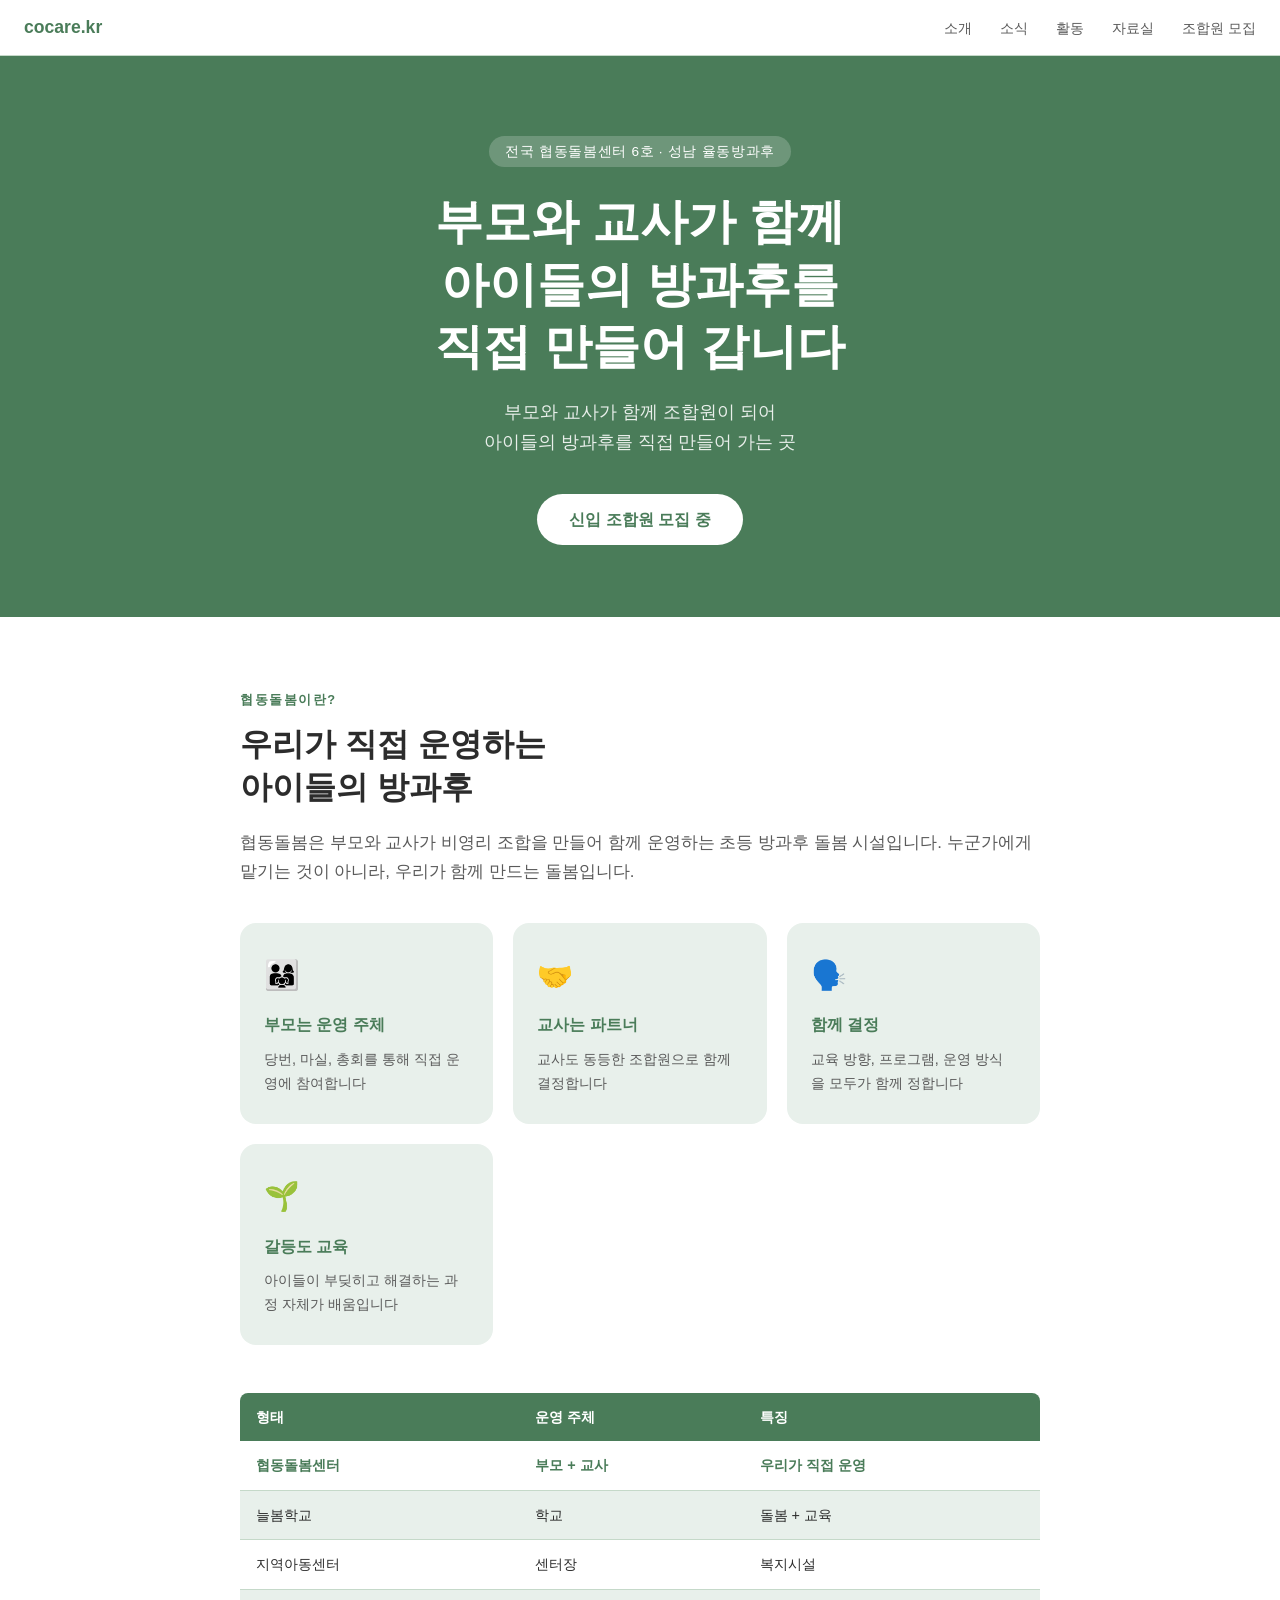
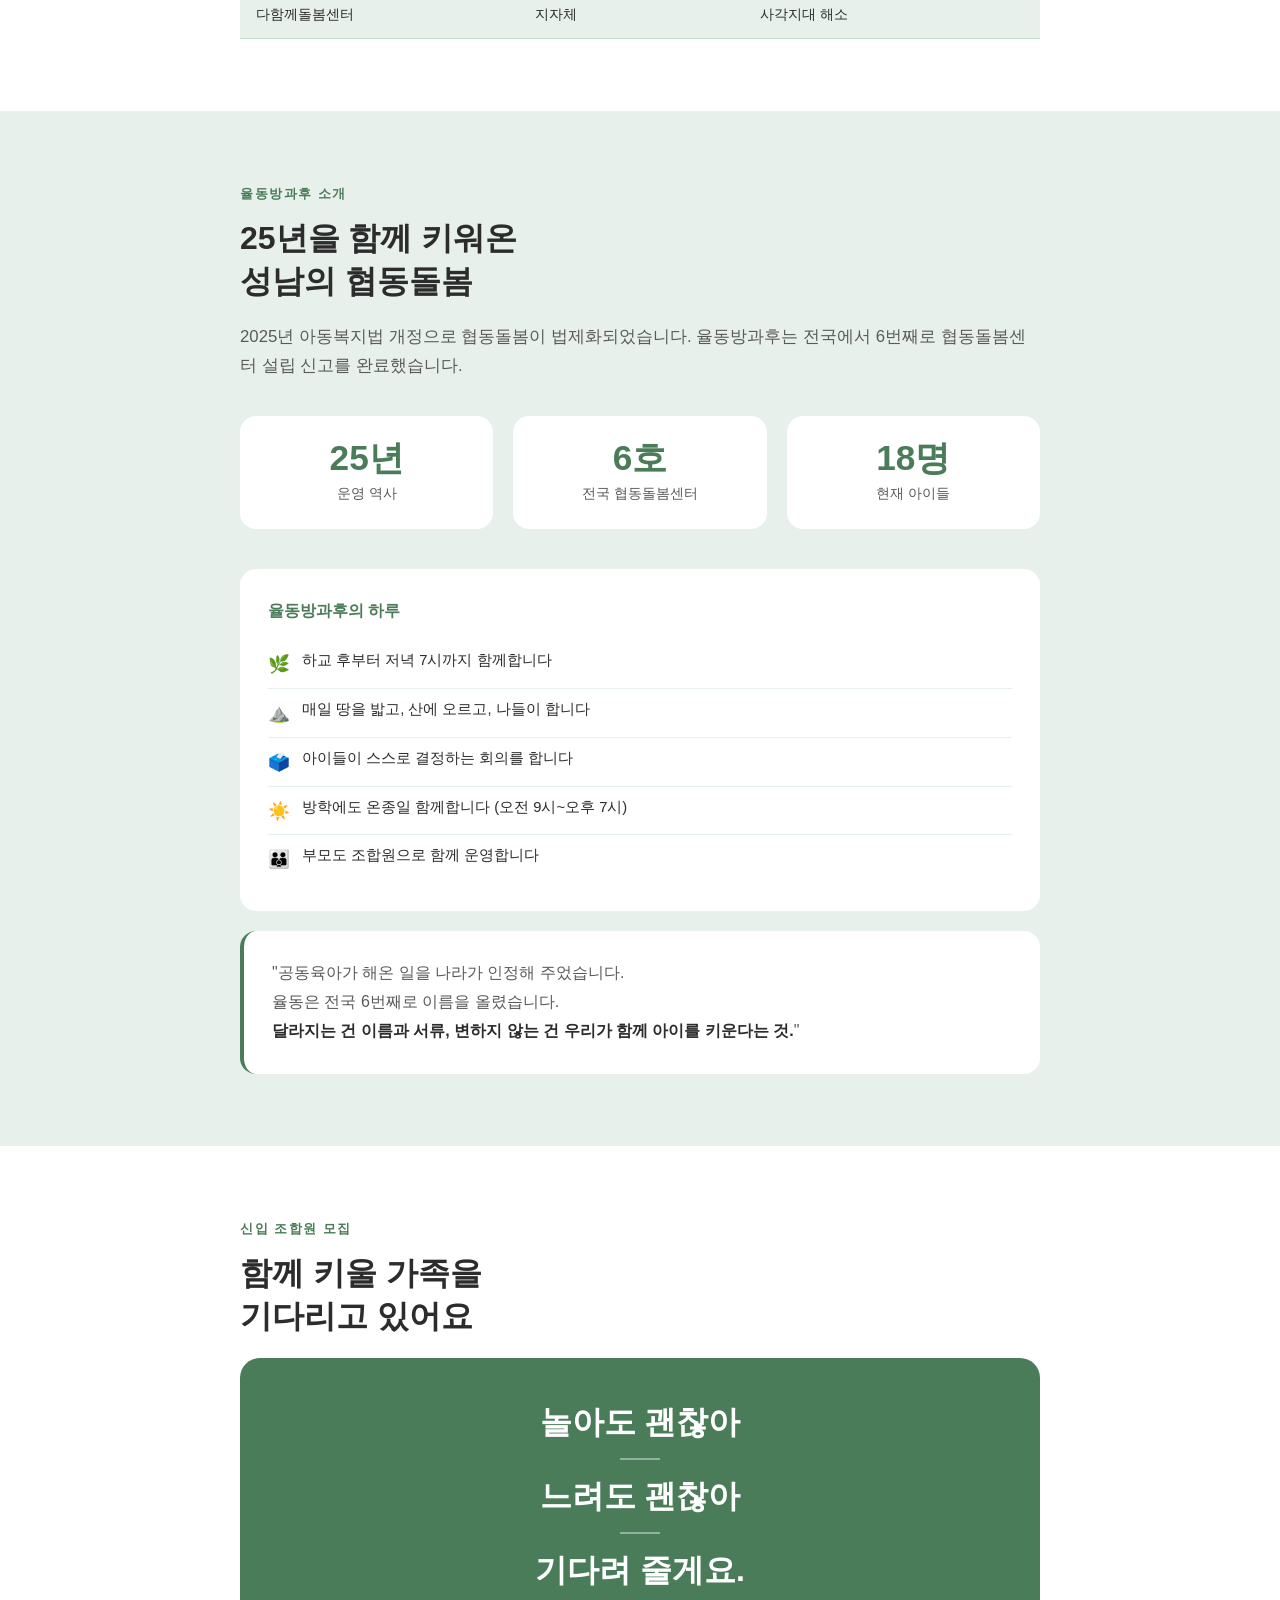
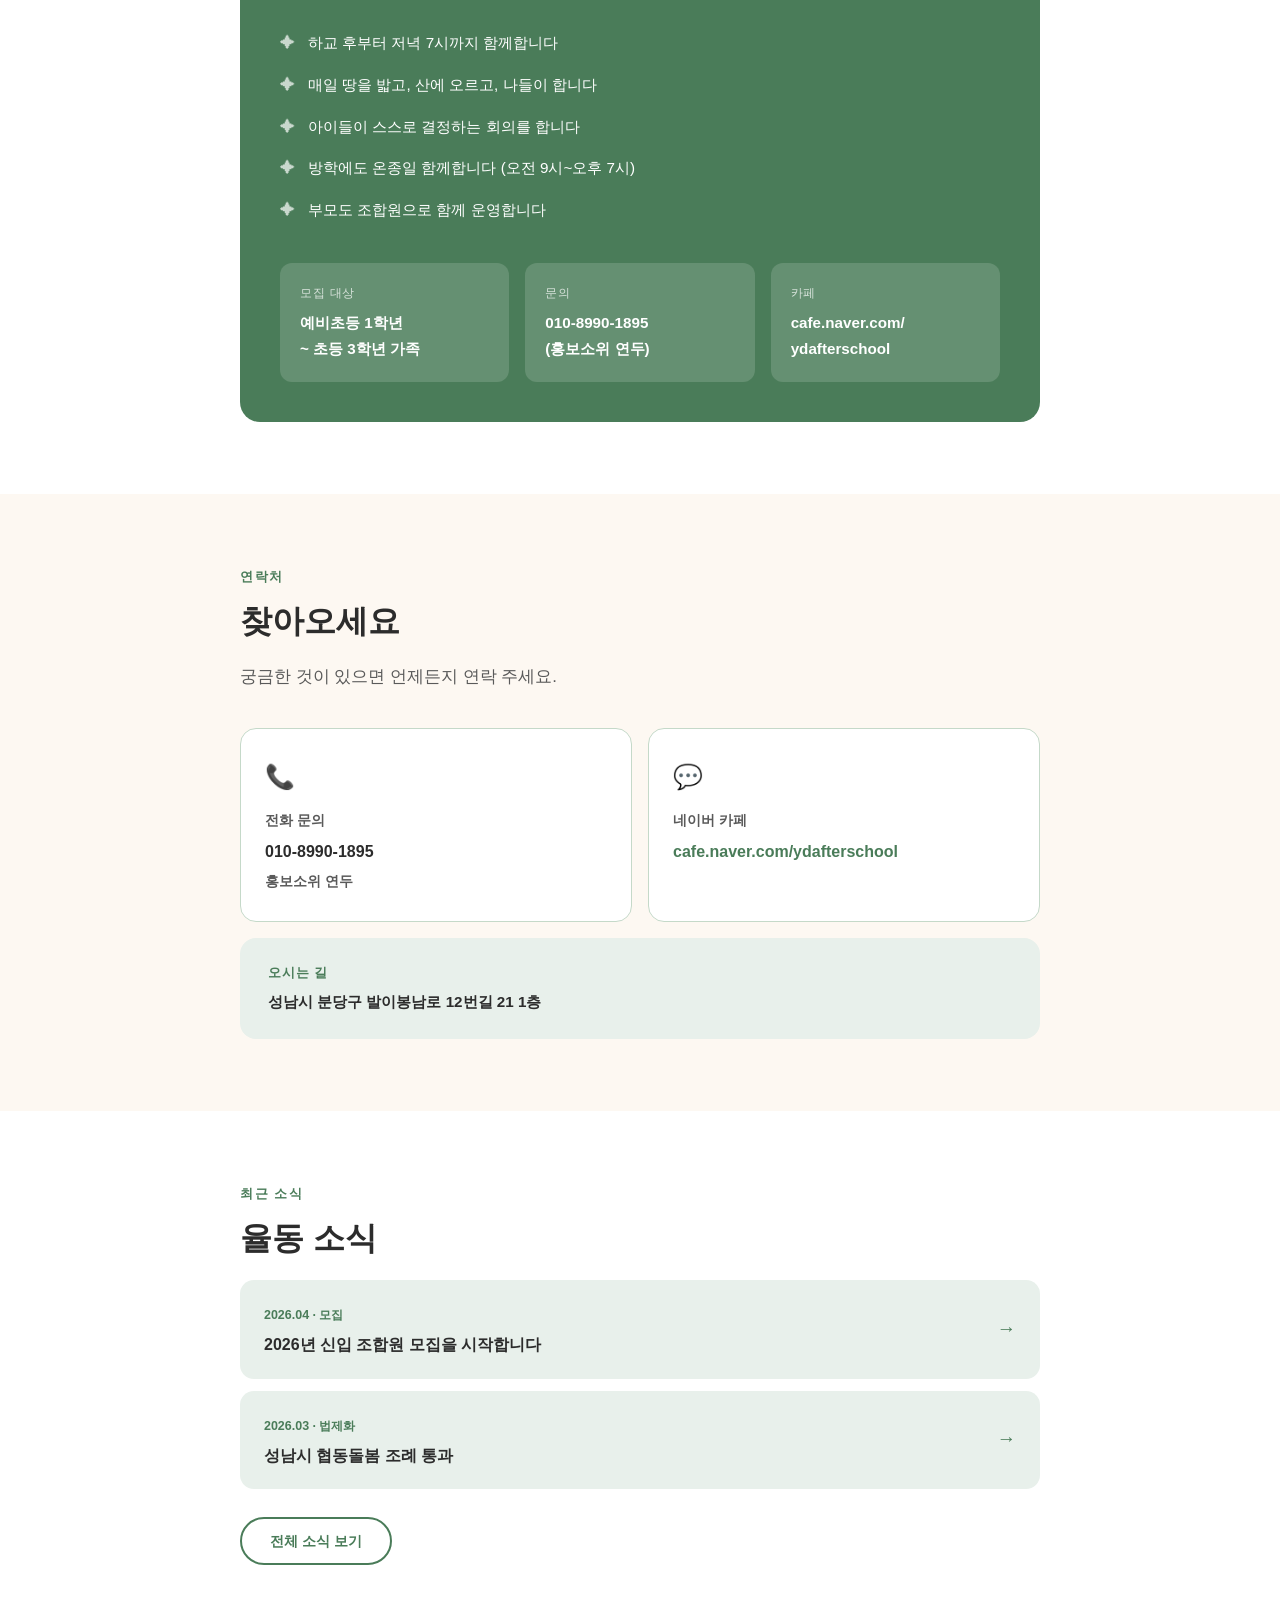
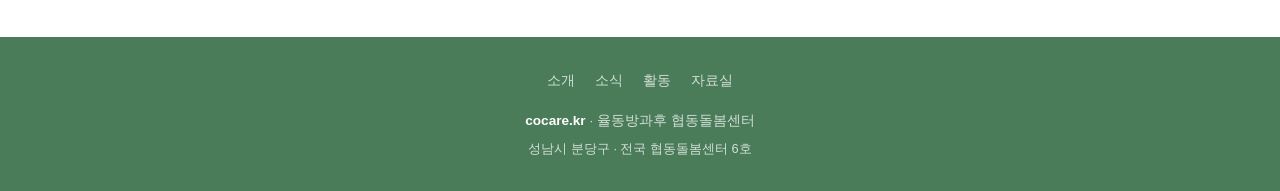
<file: index.html>
<!DOCTYPE html>
<html lang="ko">
<head>
  <meta charset="UTF-8">
  <meta name="viewport" content="width=device-width, initial-scale=1.0">
  <title>cocare.kr — 협동돌봄센터 율동방과후</title>
  <meta name="description" content="부모와 교사가 함께 만드는 협동돌봄. 율동방과후는 25년 역사의 전국 협동돌봄센터 6호입니다.">
  <link rel="stylesheet" href="style.css">
  <style>
    * { margin: 0; padding: 0; box-sizing: border-box; }

    :root {
      --green: #4a7c59;
      --green-light: #e8f0eb;
      --green-mid: #c5d9c9;
      --brown: #7a5c3a;
      --cream: #fdf8f2;
      --text: #2c2c2c;
      --text-soft: #5a5a5a;
    }

    html { scroll-behavior: smooth; }

    body {
      font-family: 'Apple SD Gothic Neo', 'Noto Sans KR', sans-serif;
      color: var(--text);
      background: var(--cream);
      line-height: 1.7;
    }

    /* NAV */
    nav {
      position: sticky;
      top: 0;
      background: white;
      border-bottom: 1px solid var(--green-mid);
      z-index: 100;
      padding: 0 24px;
      display: flex;
      align-items: center;
      justify-content: space-between;
      height: 56px;
    }
    .nav-logo {
      font-size: 1.1rem;
      font-weight: 700;
      color: var(--green);
      text-decoration: none;
    }
    .nav-links {
      display: flex;
      gap: 28px;
      list-style: none;
    }
    .nav-links a {
      text-decoration: none;
      color: var(--text-soft);
      font-size: 0.9rem;
    }
    .nav-links a:hover { color: var(--green); }

    /* HERO */
    .hero {
      background: var(--green);
      color: white;
      text-align: center;
      padding: 80px 24px 72px;
    }
    .hero-badge {
      display: inline-block;
      background: rgba(255,255,255,0.2);
      border-radius: 20px;
      padding: 4px 16px;
      font-size: 0.85rem;
      margin-bottom: 24px;
      letter-spacing: 0.05em;
    }
    .hero h1 {
      font-size: clamp(2rem, 5vw, 3rem);
      font-weight: 700;
      line-height: 1.3;
      margin-bottom: 20px;
    }
    .hero p {
      font-size: 1.1rem;
      opacity: 0.88;
      max-width: 500px;
      margin: 0 auto 36px;
    }
    .hero-cta {
      display: inline-block;
      background: white;
      color: var(--green);
      padding: 12px 32px;
      border-radius: 28px;
      font-weight: 700;
      text-decoration: none;
      font-size: 1rem;
      transition: transform 0.2s;
    }
    .hero-cta:hover { transform: translateY(-2px); }

    /* SECTIONS */
    section { padding: 72px 24px; }
    .container { max-width: 800px; margin: 0 auto; }

    .section-label {
      font-size: 0.8rem;
      font-weight: 700;
      letter-spacing: 0.12em;
      color: var(--green);
      text-transform: uppercase;
      margin-bottom: 12px;
    }
    h2 {
      font-size: clamp(1.5rem, 3vw, 2rem);
      font-weight: 700;
      margin-bottom: 20px;
      line-height: 1.35;
    }
    .lead {
      font-size: 1.05rem;
      color: var(--text-soft);
      margin-bottom: 36px;
    }

    /* WHAT IS */
    #what { background: white; }
    .what-grid {
      display: grid;
      grid-template-columns: repeat(auto-fit, minmax(200px, 1fr));
      gap: 20px;
      margin-top: 36px;
    }
    .what-card {
      background: var(--green-light);
      border-radius: 16px;
      padding: 28px 24px;
    }
    .what-card .icon { font-size: 1.8rem; margin-bottom: 12px; }
    .what-card h3 { font-size: 1rem; font-weight: 700; margin-bottom: 8px; color: var(--green); }
    .what-card p { font-size: 0.9rem; color: var(--text-soft); }

    .compare-table {
      width: 100%;
      border-collapse: collapse;
      margin-top: 36px;
      font-size: 0.9rem;
    }
    .compare-table th {
      background: var(--green);
      color: white;
      padding: 12px 16px;
      text-align: left;
    }
    .compare-table th:first-child { border-radius: 8px 0 0 0; }
    .compare-table th:last-child { border-radius: 0 8px 0 0; }
    .compare-table td {
      padding: 12px 16px;
      border-bottom: 1px solid var(--green-mid);
    }
    .compare-table tr:nth-child(even) td { background: var(--green-light); }
    .compare-table .highlight td { font-weight: 700; color: var(--green); }

    /* ABOUT */
    #about { background: var(--green-light); }
    .stats-row {
      display: flex;
      gap: 20px;
      flex-wrap: wrap;
      margin-bottom: 40px;
    }
    .stat {
      background: white;
      border-radius: 16px;
      padding: 24px 28px;
      flex: 1;
      min-width: 120px;
      text-align: center;
    }
    .stat-num {
      font-size: 2.2rem;
      font-weight: 800;
      color: var(--green);
      line-height: 1;
    }
    .stat-label { font-size: 0.85rem; color: var(--text-soft); margin-top: 6px; }

    .daily-list {
      background: white;
      border-radius: 16px;
      padding: 28px;
      margin-top: 24px;
    }
    .daily-list h3 { font-size: 1rem; font-weight: 700; margin-bottom: 16px; color: var(--green); }
    .daily-item {
      display: flex;
      align-items: flex-start;
      gap: 12px;
      padding: 8px 0;
      border-bottom: 1px solid var(--green-light);
    }
    .daily-item:last-child { border-bottom: none; }
    .daily-icon { font-size: 1.1rem; flex-shrink: 0; margin-top: 2px; }
    .daily-item p { font-size: 0.92rem; }

    /* RECRUIT */
    #recruit { background: white; }
    .recruit-box {
      background: var(--green);
      color: white;
      border-radius: 20px;
      padding: 40px;
      text-align: center;
    }
    .recruit-tagline {
      font-size: clamp(1.4rem, 3vw, 2rem);
      font-weight: 700;
      line-height: 1.5;
      margin-bottom: 28px;
    }
    .recruit-tagline .divider {
      display: block;
      width: 40px;
      height: 2px;
      background: rgba(255,255,255,0.4);
      margin: 12px auto;
    }
    .recruit-info {
      display: grid;
      grid-template-columns: repeat(auto-fit, minmax(180px, 1fr));
      gap: 16px;
      margin-top: 32px;
      text-align: left;
    }
    .recruit-info-item {
      background: rgba(255,255,255,0.15);
      border-radius: 12px;
      padding: 20px;
    }
    .recruit-info-item .label {
      font-size: 0.78rem;
      opacity: 0.75;
      margin-bottom: 6px;
      letter-spacing: 0.06em;
    }
    .recruit-info-item .value { font-size: 0.95rem; font-weight: 600; }

    .checklist {
      list-style: none;
      margin: 28px 0;
      text-align: left;
    }
    .checklist li {
      padding: 8px 0;
      padding-left: 28px;
      position: relative;
      font-size: 0.95rem;
    }
    .checklist li::before {
      content: '✦';
      position: absolute;
      left: 0;
      color: rgba(255,255,255,0.7);
    }

    /* CONTACT */
    #contact { background: var(--cream); }
    .contact-cards {
      display: grid;
      grid-template-columns: repeat(auto-fit, minmax(220px, 1fr));
      gap: 16px;
      margin-top: 32px;
    }
    .contact-card {
      background: white;
      border-radius: 16px;
      padding: 28px 24px;
      border: 1px solid var(--green-mid);
    }
    .contact-card .icon { font-size: 1.5rem; margin-bottom: 12px; }
    .contact-card h3 { font-size: 0.85rem; color: var(--text-soft); margin-bottom: 6px; }
    .contact-card p { font-size: 1rem; font-weight: 600; }
    .contact-card a { color: var(--green); text-decoration: none; }

    .address-box {
      background: var(--green-light);
      border-radius: 16px;
      padding: 24px 28px;
      margin-top: 16px;
    }
    .address-box p { font-size: 0.95rem; color: var(--text-soft); }
    .address-box strong { color: var(--text); }

    /* FOOTER */
    footer {
      background: var(--green);
      color: rgba(255,255,255,0.75);
      text-align: center;
      padding: 32px 24px;
      font-size: 0.85rem;
    }
    footer strong { color: white; }

    /* RESPONSIVE */
    @media (max-width: 600px) {
      .nav-links { display: none; }
      .recruit-box { padding: 28px 20px; }
    }
  </style>
</head>
<body>

<!-- NAV -->
<nav>
  <a href="#" class="nav-logo">cocare.kr</a>
  <ul class="nav-links">
    <li><a href="#what">소개</a></li>
    <li><a href="news.html">소식</a></li>
    <li><a href="activities.html">활동</a></li>
    <li><a href="resources.html">자료실</a></li>
    <li><a href="#recruit">조합원 모집</a></li>
  </ul>
</nav>

<!-- HERO -->
<section class="hero">
  <div class="hero-badge">전국 협동돌봄센터 6호 · 성남 율동방과후</div>
  <h1>부모와 교사가 함께<br>아이들의 방과후를<br>직접 만들어 갑니다</h1>
  <p>부모와 교사가 함께 조합원이 되어<br>아이들의 방과후를 직접 만들어 가는 곳</p>
  <a href="#recruit" class="hero-cta">신입 조합원 모집 중</a>
</section>

<!-- WHAT IS COCARE -->
<section id="what">
  <div class="container">
    <div class="section-label">협동돌봄이란?</div>
    <h2>우리가 직접 운영하는<br>아이들의 방과후</h2>
    <p class="lead">협동돌봄은 부모와 교사가 비영리 조합을 만들어 함께 운영하는 초등 방과후 돌봄 시설입니다. 누군가에게 맡기는 것이 아니라, 우리가 함께 만드는 돌봄입니다.</p>

    <div class="what-grid">
      <div class="what-card">
        <div class="icon">👨‍👩‍👧</div>
        <h3>부모는 운영 주체</h3>
        <p>당번, 마실, 총회를 통해 직접 운영에 참여합니다</p>
      </div>
      <div class="what-card">
        <div class="icon">🤝</div>
        <h3>교사는 파트너</h3>
        <p>교사도 동등한 조합원으로 함께 결정합니다</p>
      </div>
      <div class="what-card">
        <div class="icon">🗣️</div>
        <h3>함께 결정</h3>
        <p>교육 방향, 프로그램, 운영 방식을 모두가 함께 정합니다</p>
      </div>
      <div class="what-card">
        <div class="icon">🌱</div>
        <h3>갈등도 교육</h3>
        <p>아이들이 부딪히고 해결하는 과정 자체가 배움입니다</p>
      </div>
    </div>

    <table class="compare-table" style="margin-top: 48px;">
      <thead>
        <tr>
          <th>형태</th>
          <th>운영 주체</th>
          <th>특징</th>
        </tr>
      </thead>
      <tbody>
        <tr class="highlight">
          <td>협동돌봄센터</td>
          <td>부모 + 교사</td>
          <td>우리가 직접 운영</td>
        </tr>
        <tr>
          <td>늘봄학교</td>
          <td>학교</td>
          <td>돌봄 + 교육</td>
        </tr>
        <tr>
          <td>지역아동센터</td>
          <td>센터장</td>
          <td>복지시설</td>
        </tr>
        <tr>
          <td>다함께돌봄센터</td>
          <td>지자체</td>
          <td>사각지대 해소</td>
        </tr>
      </tbody>
    </table>
  </div>
</section>

<!-- ABOUT YULDONG -->
<section id="about">
  <div class="container">
    <div class="section-label">율동방과후 소개</div>
    <h2>25년을 함께 키워온<br>성남의 협동돌봄</h2>
    <p class="lead">2025년 아동복지법 개정으로 협동돌봄이 법제화되었습니다. 율동방과후는 전국에서 6번째로 협동돌봄센터 설립 신고를 완료했습니다.</p>

    <div class="stats-row">
      <div class="stat">
        <div class="stat-num">25년</div>
        <div class="stat-label">운영 역사</div>
      </div>
      <div class="stat">
        <div class="stat-num">6호</div>
        <div class="stat-label">전국 협동돌봄센터</div>
      </div>
      <div class="stat">
        <div class="stat-num">18명</div>
        <div class="stat-label">현재 아이들</div>
      </div>
    </div>

    <div class="daily-list">
      <h3>율동방과후의 하루</h3>
      <div class="daily-item">
        <div class="daily-icon">🌿</div>
        <p>하교 후부터 저녁 7시까지 함께합니다</p>
      </div>
      <div class="daily-item">
        <div class="daily-icon">⛰️</div>
        <p>매일 땅을 밟고, 산에 오르고, 나들이 합니다</p>
      </div>
      <div class="daily-item">
        <div class="daily-icon">🗳️</div>
        <p>아이들이 스스로 결정하는 회의를 합니다</p>
      </div>
      <div class="daily-item">
        <div class="daily-icon">☀️</div>
        <p>방학에도 온종일 함께합니다 (오전 9시~오후 7시)</p>
      </div>
      <div class="daily-item">
        <div class="daily-icon">👪</div>
        <p>부모도 조합원으로 함께 운영합니다</p>
      </div>
    </div>

    <div style="background: white; border-radius: 16px; padding: 28px; margin-top: 20px; border-left: 4px solid var(--green);">
      <p style="font-size: 1rem; line-height: 1.8; color: var(--text-soft);">
        "공동육아가 해온 일을 나라가 인정해 주었습니다.<br>
        율동은 전국 6번째로 이름을 올렸습니다.<br>
        <strong style="color: var(--text);">달라지는 건 이름과 서류, 변하지 않는 건 우리가 함께 아이를 키운다는 것.</strong>"
      </p>
    </div>
  </div>
</section>

<!-- RECRUIT -->
<section id="recruit">
  <div class="container">
    <div class="section-label">신입 조합원 모집</div>
    <h2>함께 키울 가족을<br>기다리고 있어요</h2>

    <div class="recruit-box">
      <div class="recruit-tagline">
        놀아도 괜찮아
        <span class="divider"></span>
        느려도 괜찮아
        <span class="divider"></span>
        기다려 줄게요.
      </div>

      <ul class="checklist">
        <li>하교 후부터 저녁 7시까지 함께합니다</li>
        <li>매일 땅을 밟고, 산에 오르고, 나들이 합니다</li>
        <li>아이들이 스스로 결정하는 회의를 합니다</li>
        <li>방학에도 온종일 함께합니다 (오전 9시~오후 7시)</li>
        <li>부모도 조합원으로 함께 운영합니다</li>
      </ul>

      <div class="recruit-info">
        <div class="recruit-info-item">
          <div class="label">모집 대상</div>
          <div class="value">예비초등 1학년<br>~ 초등 3학년 가족</div>
        </div>
        <div class="recruit-info-item">
          <div class="label">문의</div>
          <div class="value">010-8990-1895<br>(홍보소위 연두)</div>
        </div>
        <div class="recruit-info-item">
          <div class="label">카페</div>
          <div class="value">cafe.naver.com/<br>ydafterschool</div>
        </div>
      </div>
    </div>
  </div>
</section>

<!-- CONTACT -->
<section id="contact">
  <div class="container">
    <div class="section-label">연락처</div>
    <h2>찾아오세요</h2>
    <p class="lead">궁금한 것이 있으면 언제든지 연락 주세요.</p>

    <div class="contact-cards">
      <div class="contact-card">
        <div class="icon">📞</div>
        <h3>전화 문의</h3>
        <p>010-8990-1895</p>
        <p style="font-size:0.85rem; color: var(--text-soft); margin-top: 4px;">홍보소위 연두</p>
      </div>
      <div class="contact-card">
        <div class="icon">💬</div>
        <h3>네이버 카페</h3>
        <p><a href="https://cafe.naver.com/ydafterschool" target="_blank">cafe.naver.com/ydafterschool</a></p>
      </div>
    </div>

    <div class="address-box">
      <p style="margin-bottom: 6px; font-size: 0.8rem; letter-spacing: 0.06em; color: var(--green); font-weight: 700;">오시는 길</p>
      <p><strong>성남시 분당구 발이봉남로 12번길 21 1층</strong></p>
    </div>
  </div>
</section>

<!-- RECENT NEWS -->
<section style="background: white;">
  <div class="container">
    <div class="section-label">최근 소식</div>
    <h2>율동 소식</h2>
    <div style="display: flex; flex-direction: column; gap: 12px; margin-bottom: 28px;">
      <a href="news.html" style="text-decoration: none; color: var(--text); background: var(--green-light); border-radius: 14px; padding: 20px 24px; display: flex; justify-content: space-between; align-items: center;">
        <div>
          <span style="font-size: 0.78rem; color: var(--green); font-weight: 700;">2026.04 · 모집</span>
          <p style="font-weight: 600; margin-top: 4px;">2026년 신입 조합원 모집을 시작합니다</p>
        </div>
        <span style="color: var(--green); font-size: 1.2rem;">→</span>
      </a>
      <a href="news.html" style="text-decoration: none; color: var(--text); background: var(--green-light); border-radius: 14px; padding: 20px 24px; display: flex; justify-content: space-between; align-items: center;">
        <div>
          <span style="font-size: 0.78rem; color: var(--green); font-weight: 700;">2026.03 · 법제화</span>
          <p style="font-weight: 600; margin-top: 4px;">성남시 협동돌봄 조례 통과</p>
        </div>
        <span style="color: var(--green); font-size: 1.2rem;">→</span>
      </a>
    </div>
    <a href="news.html" style="display: inline-block; border: 2px solid var(--green); color: var(--green); padding: 10px 28px; border-radius: 24px; text-decoration: none; font-weight: 600; font-size: 0.9rem;">전체 소식 보기</a>
  </div>
</section>

<!-- FOOTER -->
<footer>
  <ul class="footer-links">
    <li><a href="index.html">소개</a></li>
    <li><a href="news.html">소식</a></li>
    <li><a href="activities.html">활동</a></li>
    <li><a href="resources.html">자료실</a></li>
  </ul>
  <strong>cocare.kr</strong> · 율동방과후 협동돌봄센터<br>
  <span style="font-size:0.8rem; margin-top: 6px; display:block;">성남시 분당구 · 전국 협동돌봄센터 6호</span>
</footer>

</body>
</html>
</file>
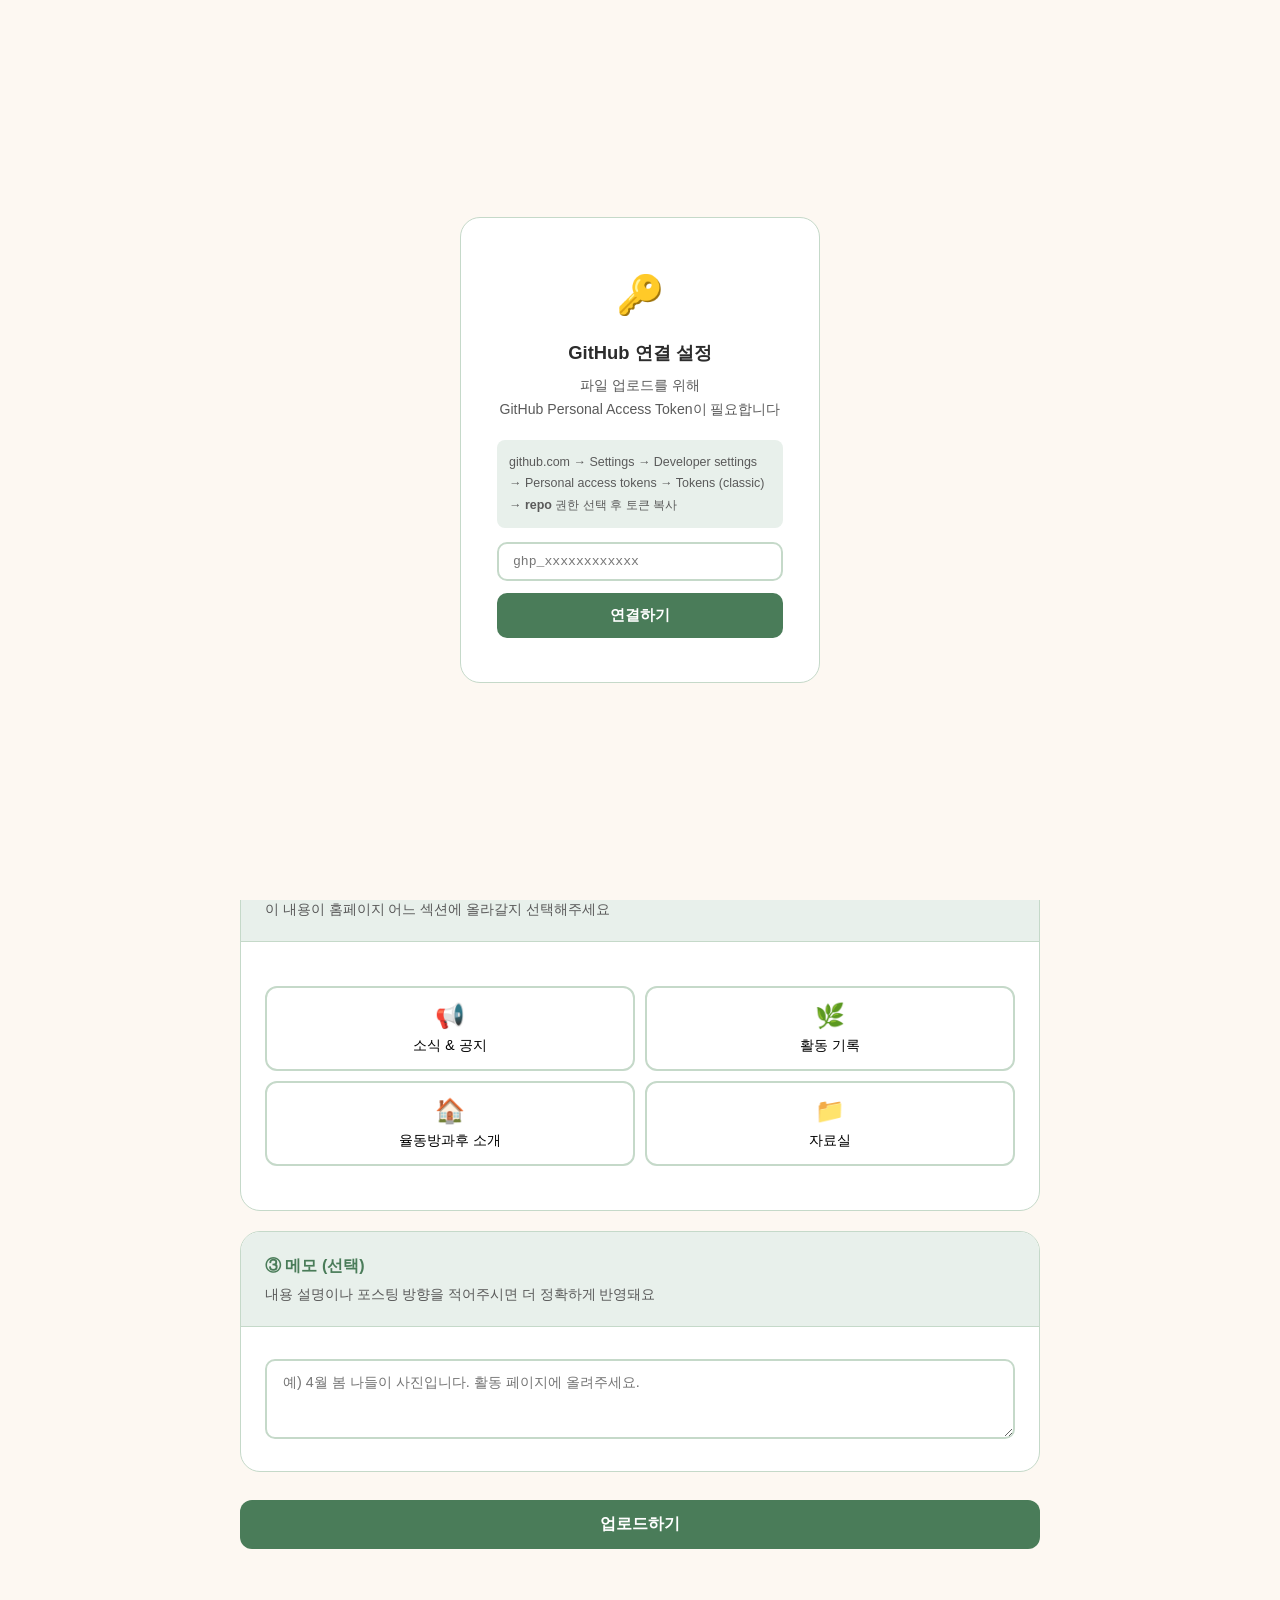
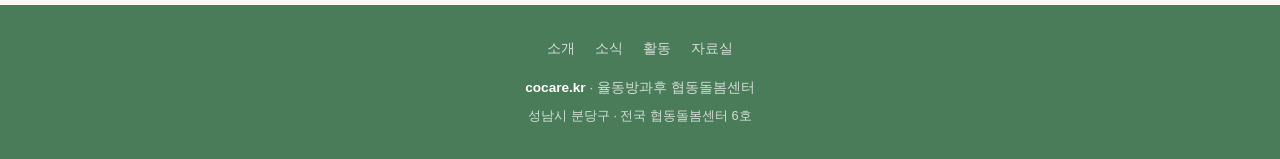
<file: posting.html>
<!DOCTYPE html>
<html lang="ko">
<head>
  <meta charset="UTF-8">
  <meta name="viewport" content="width=device-width, initial-scale=1.0">
  <title>포스팅 업로드 — cocare.kr</title>
  <link rel="stylesheet" href="style.css">
  <style>
    .upload-card {
      background: white; border-radius: 20px;
      border: 1px solid var(--green-mid); overflow: hidden;
      margin-bottom: 20px;
    }
    .upload-card-header {
      background: var(--green-light); padding: 20px 24px;
      border-bottom: 1px solid var(--green-mid);
    }
    .upload-card-header h3 { font-size: 1rem; font-weight: 700; color: var(--green); }
    .upload-card-header p { font-size: 0.85rem; color: var(--text-soft); margin-top: 4px; }
    .upload-card-body { padding: 24px; }

    .upload-zone {
      border: 2px dashed var(--green-mid); border-radius: 14px;
      padding: 40px 24px; text-align: center; cursor: pointer;
      transition: border-color 0.2s, background 0.2s;
    }
    .upload-zone:hover, .upload-zone.drag-over {
      border-color: var(--green); background: var(--green-light);
    }
    .upload-zone .icon { font-size: 2.5rem; margin-bottom: 12px; }
    .upload-zone p { font-size: 0.9rem; color: var(--text-soft); }
    .upload-zone strong { color: var(--green); }

    .category-grid {
      display: grid; grid-template-columns: repeat(2, 1fr); gap: 10px; margin: 20px 0;
    }
    .cat-btn {
      padding: 14px 10px; border: 2px solid var(--green-mid);
      border-radius: 12px; background: white; cursor: pointer;
      text-align: center; font-family: inherit; transition: all 0.15s;
    }
    .cat-btn:hover { border-color: var(--green); background: var(--green-light); }
    .cat-btn.selected { border-color: var(--green); background: var(--green-light); font-weight: 700; color: var(--green); }
    .cat-btn .cat-icon { font-size: 1.5rem; display: block; margin-bottom: 6px; }
    .cat-btn .cat-name { font-size: 0.88rem; }

    .memo-input {
      width: 100%; padding: 12px 16px;
      border: 2px solid var(--green-mid); border-radius: 10px;
      font-size: 0.9rem; font-family: inherit; outline: none;
      resize: vertical; min-height: 80px; margin-top: 8px;
    }
    .memo-input:focus { border-color: var(--green); }

    .file-preview {
      display: none; background: var(--green-light);
      border-radius: 12px; padding: 14px 18px;
      margin-top: 14px; align-items: center; gap: 12px;
    }
    .file-preview.show { display: flex; }
    .file-preview .file-icon { font-size: 1.8rem; flex-shrink: 0; }
    .file-preview .file-info .name { font-size: 0.9rem; font-weight: 600; word-break: break-all; }
    .file-preview .file-info .size { font-size: 0.78rem; color: var(--text-soft); margin-top: 2px; }

    .submit-btn {
      width: 100%; padding: 14px;
      background: var(--green); color: white;
      border: none; border-radius: 12px;
      font-size: 1rem; font-weight: 700;
      cursor: pointer; margin-top: 8px;
    }
    .submit-btn:hover { opacity: 0.9; }
    .submit-btn:disabled { opacity: 0.4; cursor: default; }

    .progress-bar { height: 5px; background: var(--green-mid); border-radius: 3px; margin: 12px 0; display: none; }
    .progress-fill { height: 100%; background: var(--green); border-radius: 3px; width: 0; transition: width 0.4s; }

    /* 완료 화면 */
    .success-box {
      display: none; text-align: center;
      background: white; border-radius: 20px; padding: 48px 32px;
      border: 1px solid var(--green-mid);
    }
    .success-box .icon { font-size: 3rem; margin-bottom: 16px; }
    .success-box h2 { font-size: 1.3rem; margin-bottom: 10px; }
    .success-box p { font-size: 0.9rem; color: var(--text-soft); margin-bottom: 24px; line-height: 1.7; }
    .success-box a {
      display: inline-block; background: var(--green); color: white;
      padding: 12px 28px; border-radius: 24px; text-decoration: none;
      font-weight: 700; font-size: 0.9rem; margin: 4px;
    }

    /* PAT 설정 */
    .token-overlay {
      position: fixed; inset: 0; background: #fdf8f2;
      z-index: 800; display: none; align-items: center; justify-content: center;
    }
    .token-box {
      background: white; border-radius: 20px; padding: 44px 36px;
      text-align: center; border: 1px solid #c5d9c9; max-width: 360px; width: 90%;
    }
    .token-hint {
      font-size: 0.78rem; color: var(--text-soft);
      background: var(--green-light); border-radius: 8px;
      padding: 12px; text-align: left; line-height: 1.7; margin-bottom: 14px;
    }
    .token-input {
      width: 100%; padding: 10px 14px;
      border: 2px solid var(--green-mid); border-radius: 10px;
      font-size: 0.82rem; font-family: monospace; outline: none; margin-bottom: 12px;
    }
    .token-input:focus { border-color: var(--green); }

    /* 토스트 */
    .toast {
      position: fixed; bottom: 24px; left: 50%; transform: translateX(-50%);
      background: var(--green); color: white; padding: 12px 24px;
      border-radius: 24px; font-size: 0.88rem; font-weight: 600;
      z-index: 1000; opacity: 0; transition: opacity 0.3s; white-space: nowrap;
    }
    .toast.show { opacity: 1; }
    .toast.error { background: #c0392b; }

    /* 입력 탭 */
    .input-tabs {
      display: flex; gap: 0; margin-bottom: 16px;
      border: 2px solid var(--green-mid); border-radius: 10px; overflow: hidden;
    }
    .input-tab {
      flex: 1; padding: 10px; background: white; border: none;
      font-family: inherit; font-size: 0.9rem; cursor: pointer;
      transition: background 0.15s; color: var(--text-soft); font-weight: 600;
    }
    .input-tab.active { background: var(--green); color: white; }

    .link-input {
      width: 100%; padding: 14px 16px;
      border: 2px solid var(--green-mid); border-radius: 12px;
      font-size: 0.92rem; font-family: inherit; outline: none;
    }
    .link-input:focus { border-color: var(--green); }
    .link-input::placeholder { color: #aaa; }
  </style>
</head>
<body>

<!-- GitHub 토큰 설정 -->
<div class="token-overlay" id="token-overlay">
  <div class="token-box">
    <div style="font-size:2.4rem;margin-bottom:14px;">🔑</div>
    <h2 style="font-size:1.15rem;margin-bottom:8px;">GitHub 연결 설정</h2>
    <p style="font-size:0.88rem;color:#5a5a5a;margin-bottom:18px;">파일 업로드를 위해<br>GitHub Personal Access Token이 필요합니다</p>
    <div class="token-hint">
      github.com → Settings → Developer settings<br>
      → Personal access tokens → Tokens (classic)<br>
      → <strong>repo</strong> 권한 선택 후 토큰 복사
    </div>
    <input type="password" class="token-input" id="gh-token" placeholder="ghp_xxxxxxxxxxxx">
    <button onclick="saveToken()"
      style="width:100%;padding:12px;background:#4a7c59;color:white;border:none;border-radius:10px;font-size:0.95rem;font-weight:700;cursor:pointer;">
      연결하기
    </button>
    <div id="token-error" style="font-size:0.82rem;color:#c0392b;margin-top:8px;display:none;">토큰이 올바르지 않습니다</div>
  </div>
</div>

<nav>
  <a href="index.html" class="nav-logo">cocare.kr</a>
  <ul class="nav-links">
    <li><a href="index.html">소개</a></li>
    <li><a href="news.html">소식</a></li>
    <li><a href="activities.html">활동</a></li>
    <li><a href="resources.html">자료실</a></li>
    <li><a href="index.html#recruit">조합원 모집</a></li>
  </ul>
</nav>

<div class="page-header">
  <div class="container">
    <div class="section-label">Posting</div>
    <h1>포스팅 업로드</h1>
  </div>
</div>

<section>
  <div class="container">

    <!-- 안내 -->
    <div style="background:var(--green-light);border-radius:14px;padding:18px 22px;margin-bottom:28px;font-size:0.9rem;line-height:1.8;color:var(--text-soft);">
      파일을 올리고 카테고리를 선택하면 <strong style="color:var(--green)">AI가 내용을 분석해서 홈페이지에 포스팅</strong>합니다.<br>
      스크린샷 이미지, 사진, 문서 등 어떤 형식이든 가능합니다.
    </div>

    <!-- 업로드 폼 -->
    <div id="upload-form">

      <div class="upload-card">
        <div class="upload-card-header">
          <h3>① 콘텐츠 선택</h3>
          <p>파일 또는 링크(URL) 중 하나를 올려주세요</p>
        </div>
        <div class="upload-card-body">
          <div class="input-tabs">
            <button class="input-tab active" id="tab-file" onclick="switchTab('file')">📎 파일 업로드</button>
            <button class="input-tab" id="tab-link" onclick="switchTab('link')">🔗 링크 입력</button>
          </div>

          <!-- 파일 업로드 영역 -->
          <div id="file-section">
            <div class="upload-zone" id="upload-zone"
              onclick="document.getElementById('file-input').click()"
              ondragover="onDragOver(event)" ondragleave="onDragLeave(event)" ondrop="onDrop(event)">
              <div class="icon">📎</div>
              <p><strong>파일을 드래그</strong>하거나 클릭해서 선택</p>
              <p style="font-size:0.78rem;margin-top:4px">JPG, PNG, PDF, PPT, 스크린샷 등</p>
            </div>
            <input type="file" id="file-input" style="display:none" onchange="onFileSelect(event)">
            <div class="file-preview" id="file-preview">
              <div class="file-icon" id="preview-icon">📄</div>
              <div class="file-info">
                <div class="name" id="preview-name"></div>
                <div class="size" id="preview-size"></div>
              </div>
            </div>
          </div>

          <!-- 링크 입력 영역 -->
          <div id="link-section" style="display:none">
            <input type="url" class="link-input" id="link-url"
              placeholder="https://cafe.naver.com/... 또는 다른 URL">
            <p style="font-size:0.8rem;color:var(--text-soft);margin-top:10px;line-height:1.6;">
              뉴스 기사, 네이버 카페 글, SNS 게시물 등의 URL을 붙여넣으세요.<br>
              아래 메모란에 포스팅 방향을 적어주시면 더 정확하게 반영됩니다.
            </p>
          </div>
        </div>
      </div>

      <div class="upload-card">
        <div class="upload-card-header">
          <h3>② 어디에 올릴까요?</h3>
          <p>이 내용이 홈페이지 어느 섹션에 올라갈지 선택해주세요</p>
        </div>
        <div class="upload-card-body">
          <div class="category-grid">
            <button class="cat-btn" data-cat="소식" onclick="selectCat(this)">
              <span class="cat-icon">📢</span>
              <span class="cat-name">소식 & 공지</span>
            </button>
            <button class="cat-btn" data-cat="활동" onclick="selectCat(this)">
              <span class="cat-icon">🌿</span>
              <span class="cat-name">활동 기록</span>
            </button>
            <button class="cat-btn" data-cat="소개" onclick="selectCat(this)">
              <span class="cat-icon">🏠</span>
              <span class="cat-name">율동방과후 소개</span>
            </button>
            <button class="cat-btn" data-cat="자료실" onclick="selectCat(this)">
              <span class="cat-icon">📁</span>
              <span class="cat-name">자료실</span>
            </button>
          </div>
        </div>
      </div>

      <div class="upload-card">
        <div class="upload-card-header">
          <h3>③ 메모 (선택)</h3>
          <p>내용 설명이나 포스팅 방향을 적어주시면 더 정확하게 반영돼요</p>
        </div>
        <div class="upload-card-body">
          <textarea class="memo-input" id="memo" placeholder="예) 4월 봄 나들이 사진입니다. 활동 페이지에 올려주세요."></textarea>
        </div>
      </div>

      <div class="progress-bar" id="progress-bar">
        <div class="progress-fill" id="progress-fill"></div>
      </div>

      <button class="submit-btn" id="submit-btn" onclick="doUpload()">업로드하기</button>

    </div>

    <!-- 완료 화면 -->
    <div class="success-box" id="success-box">
      <div class="icon">✅</div>
      <h2>업로드 완료!</h2>
      <p>파일이 성공적으로 전송되었습니다.<br>
        아래 버튼을 눌러 관리자에게 알림을 보내주세요.</p>

      <button id="notify-btn" onclick="sendNotify()"
        style="width:100%;padding:14px;background:#4a7c59;color:white;border:none;border-radius:12px;font-size:1rem;font-weight:700;cursor:pointer;margin-bottom:12px;">
        📣 관리자에게 알림 보내기
      </button>
      <div id="notify-done" style="display:none;background:#e8f0eb;border-radius:10px;padding:12px;font-size:0.88rem;color:#4a7c59;font-weight:600;margin-bottom:12px;">
        ✅ 알림 전송 완료! 곧 포스팅됩니다.
      </div>

      <div style="display:flex;gap:8px;margin-top:4px;">
        <a href="index.html" style="flex:1;text-align:center;background:white;color:#4a7c59;padding:12px;border-radius:24px;text-decoration:none;font-weight:700;font-size:0.88rem;border:2px solid #4a7c59;">홈으로</a>
        <a href="javascript:location.reload()" style="flex:1;text-align:center;background:white;color:#5a5a5a;padding:12px;border-radius:24px;text-decoration:none;font-weight:700;font-size:0.88rem;border:2px solid #c5d9c9;">추가 업로드</a>
      </div>
    </div>

  </div>
</section>

<footer>
  <ul class="footer-links">
    <li><a href="index.html">소개</a></li>
    <li><a href="news.html">소식</a></li>
    <li><a href="activities.html">활동</a></li>
    <li><a href="resources.html">자료실</a></li>
  </ul>
  <strong>cocare.kr</strong> · 율동방과후 협동돌봄센터<br>
  <span style="font-size:0.8rem;margin-top:6px;display:block;">성남시 분당구 · 전국 협동돌봄센터 6호</span>
</footer>

<div class="toast" id="toast"></div>

<script>
  const REPO   = 'daekeun-lab/cocare-site';
  const BRANCH = 'main';
  const getToken = () => localStorage.getItem('gh_pat');

  let selectedFile = null;
  let selectedCat  = null;
  let inputMode    = 'file'; // 'file' or 'link'

  function switchTab(mode) {
    inputMode = mode;
    document.getElementById('tab-file').classList.toggle('active', mode === 'file');
    document.getElementById('tab-link').classList.toggle('active', mode === 'link');
    document.getElementById('file-section').style.display = mode === 'file' ? 'block' : 'none';
    document.getElementById('link-section').style.display = mode === 'link' ? 'block' : 'none';
  }

  // 토큰 확인
  window.addEventListener('load', () => {
    if (!getToken()) {
      document.getElementById('token-overlay').style.display = 'flex';
    }
  });

  async function saveToken() {
    const token = document.getElementById('gh-token').value.trim();
    if (!token) return;
    const ok = await fetch(`https://api.github.com/repos/${REPO}`, {
      headers: { Authorization: `token ${token}` }
    }).then(r => r.ok).catch(() => false);
    if (ok) {
      localStorage.setItem('gh_pat', token);
      document.getElementById('token-overlay').style.display = 'none';
    } else {
      document.getElementById('token-error').style.display = 'block';
    }
  }

  // 파일 선택
  const onDragOver  = e => { e.preventDefault(); document.getElementById('upload-zone').classList.add('drag-over'); };
  const onDragLeave = () => document.getElementById('upload-zone').classList.remove('drag-over');
  const onDrop = e => { e.preventDefault(); onDragLeave(); const f = e.dataTransfer.files[0]; if (f) setFile(f); };
  const onFileSelect = e => { const f = e.target.files[0]; if (f) setFile(f); e.target.value = ''; };

  const EXT_ICON = { pdf:'📕', ppt:'📊', pptx:'📊', doc:'📝', docx:'📝', hwp:'📝',
    jpg:'🖼️', jpeg:'🖼️', png:'🖼️', gif:'🖼️', webp:'🖼️', heic:'🖼️', html:'🌐' };
  const fmtSize = b => b < 1024 ? `${b} B` : b < 1048576 ? `${(b/1024).toFixed(1)} KB` : `${(b/1048576).toFixed(1)} MB`;

  function setFile(file) {
    selectedFile = file;
    const ext = file.name.split('.').pop().toLowerCase();
    document.getElementById('preview-icon').textContent = EXT_ICON[ext] || '📎';
    document.getElementById('preview-name').textContent = file.name;
    document.getElementById('preview-size').textContent = fmtSize(file.size);
    document.getElementById('file-preview').classList.add('show');
  }

  function selectCat(btn) {
    document.querySelectorAll('.cat-btn').forEach(b => b.classList.remove('selected'));
    btn.classList.add('selected');
    selectedCat = btn.dataset.cat;
  }

  async function doUpload() {
    if (!selectedCat) { showToast('카테고리를 선택해주세요', true); return; }

    if (inputMode === 'file') {
      if (!selectedFile) { showToast('파일을 선택해주세요', true); return; }
      await doFileUpload();
    } else {
      const url = document.getElementById('link-url').value.trim();
      if (!url) { showToast('URL을 입력해주세요', true); return; }
      if (!url.startsWith('http')) { showToast('올바른 URL을 입력해주세요', true); return; }
      await doLinkUpload(url);
    }
  }

  async function doFileUpload() {
    const btn  = document.getElementById('submit-btn');
    const fill = document.getElementById('progress-fill');
    btn.disabled = true; btn.textContent = '업로드 중...';
    document.getElementById('progress-bar').style.display = 'block';
    fill.style.width = '20%';

    try {
      const base64 = await new Promise((res, rej) => {
        const r = new FileReader();
        r.onload = e => res(e.target.result.split(',')[1]);
        r.onerror = rej;
        r.readAsDataURL(selectedFile);
      });
      fill.style.width = '60%';

      const memo  = document.getElementById('memo').value.trim();
      const ts    = new Date().toISOString().slice(0, 16).replace('T', '_').replace(':', '-');
      const fname = `${ts}_${selectedFile.name}`;
      const path  = `uploads/pending/${selectedCat}/${fname}`;

      const resp = await fetch(`https://api.github.com/repos/${REPO}/contents/${path}`, {
        method: 'PUT',
        headers: { Authorization: `token ${getToken()}`, 'Content-Type': 'application/json' },
        body: JSON.stringify({
          message: `포스팅 업로드: [${selectedCat}] ${selectedFile.name}`,
          content: base64,
          branch: BRANCH,
        }),
      });
      fill.style.width = '80%';

      if (memo) {
        const memoPath = path.replace(/\.[^.]+$/, '') + '_메모.txt';
        await fetch(`https://api.github.com/repos/${REPO}/contents/${memoPath}`, {
          method: 'PUT',
          headers: { Authorization: `token ${getToken()}`, 'Content-Type': 'application/json' },
          body: JSON.stringify({
            message: `포스팅 메모: [${selectedCat}] ${selectedFile.name}`,
            content: btoa(unescape(encodeURIComponent(`카테고리: ${selectedCat}\n파일: ${selectedFile.name}\n\n${memo}`))),
            branch: BRANCH,
          }),
        });
      }

      fill.style.width = '100%';

      if (resp.ok) {
        document.getElementById('upload-form').style.display = 'none';
        document.getElementById('success-box').style.display = 'block';
      } else {
        const err = await resp.json().catch(() => ({}));
        showToast(err.message || '업로드 실패', true);
        btn.disabled = false; btn.textContent = '업로드하기';
      }
    } catch(e) {
      showToast('업로드 중 오류가 발생했습니다', true);
      btn.disabled = false; btn.textContent = '업로드하기';
    }
  }

  async function doLinkUpload(url) {
    const btn  = document.getElementById('submit-btn');
    const fill = document.getElementById('progress-fill');
    btn.disabled = true; btn.textContent = '전송 중...';
    document.getElementById('progress-bar').style.display = 'block';
    fill.style.width = '40%';

    try {
      const memo = document.getElementById('memo').value.trim();
      const ts   = new Date().toISOString().slice(0, 16).replace('T', '_').replace(':', '-');
      const safeUrl = url.replace(/[^a-zA-Z0-9가-힣._-]/g, '_').slice(0, 60);
      const fname = `${ts}_링크_${safeUrl}.url.txt`;
      const path  = `uploads/pending/${selectedCat}/${fname}`;

      const content = [
        `URL: ${url}`,
        `카테고리: ${selectedCat}`,
        memo ? `메모: ${memo}` : ''
      ].filter(Boolean).join('\n');

      fill.style.width = '70%';

      const resp = await fetch(`https://api.github.com/repos/${REPO}/contents/${path}`, {
        method: 'PUT',
        headers: { Authorization: `token ${getToken()}`, 'Content-Type': 'application/json' },
        body: JSON.stringify({
          message: `포스팅 업로드: [${selectedCat}] 링크`,
          content: btoa(unescape(encodeURIComponent(content))),
          branch: BRANCH,
        }),
      });
      fill.style.width = '100%';

      if (resp.ok) {
        document.getElementById('upload-form').style.display = 'none';
        document.getElementById('success-box').style.display = 'block';
      } else {
        const err = await resp.json().catch(() => ({}));
        showToast(err.message || '전송 실패', true);
        btn.disabled = false; btn.textContent = '업로드하기';
      }
    } catch(e) {
      showToast('전송 중 오류가 발생했습니다', true);
      btn.disabled = false; btn.textContent = '업로드하기';
    }
  }

  async function sendNotify() {
    const btn = document.getElementById('notify-btn');
    btn.disabled = true;
    btn.textContent = '전송 중...';

    const memo = document.getElementById('memo').value.trim();
    const linkUrl = document.getElementById('link-url').value.trim();
    const msg = [
      `📬 cocare.kr 포스팅 요청`,
      `카테고리: ${selectedCat}`,
      inputMode === 'link' ? `링크: ${linkUrl}` : `파일: ${selectedFile ? selectedFile.name : ''}`,
      memo ? `메모: ${memo}` : ''
    ].filter(Boolean).join('\n');

    try {
      await fetch('/notify.php', {
        method: 'POST',
        headers: { 'Content-Type': 'application/json' },
        body: JSON.stringify({ message: msg, title: 'cocare 포스팅 요청', tags: 'mega' })
      });
    } catch {}
    btn.style.display = 'none';
    document.getElementById('notify-done').style.display = 'block';
  }

  function showToast(msg, isError = false) {
    const t = document.getElementById('toast');
    t.textContent = msg;
    t.className = `toast${isError ? ' error' : ''} show`;
    setTimeout(() => t.classList.remove('show'), 3000);
  }
</script>

</body>
</html>
</file>
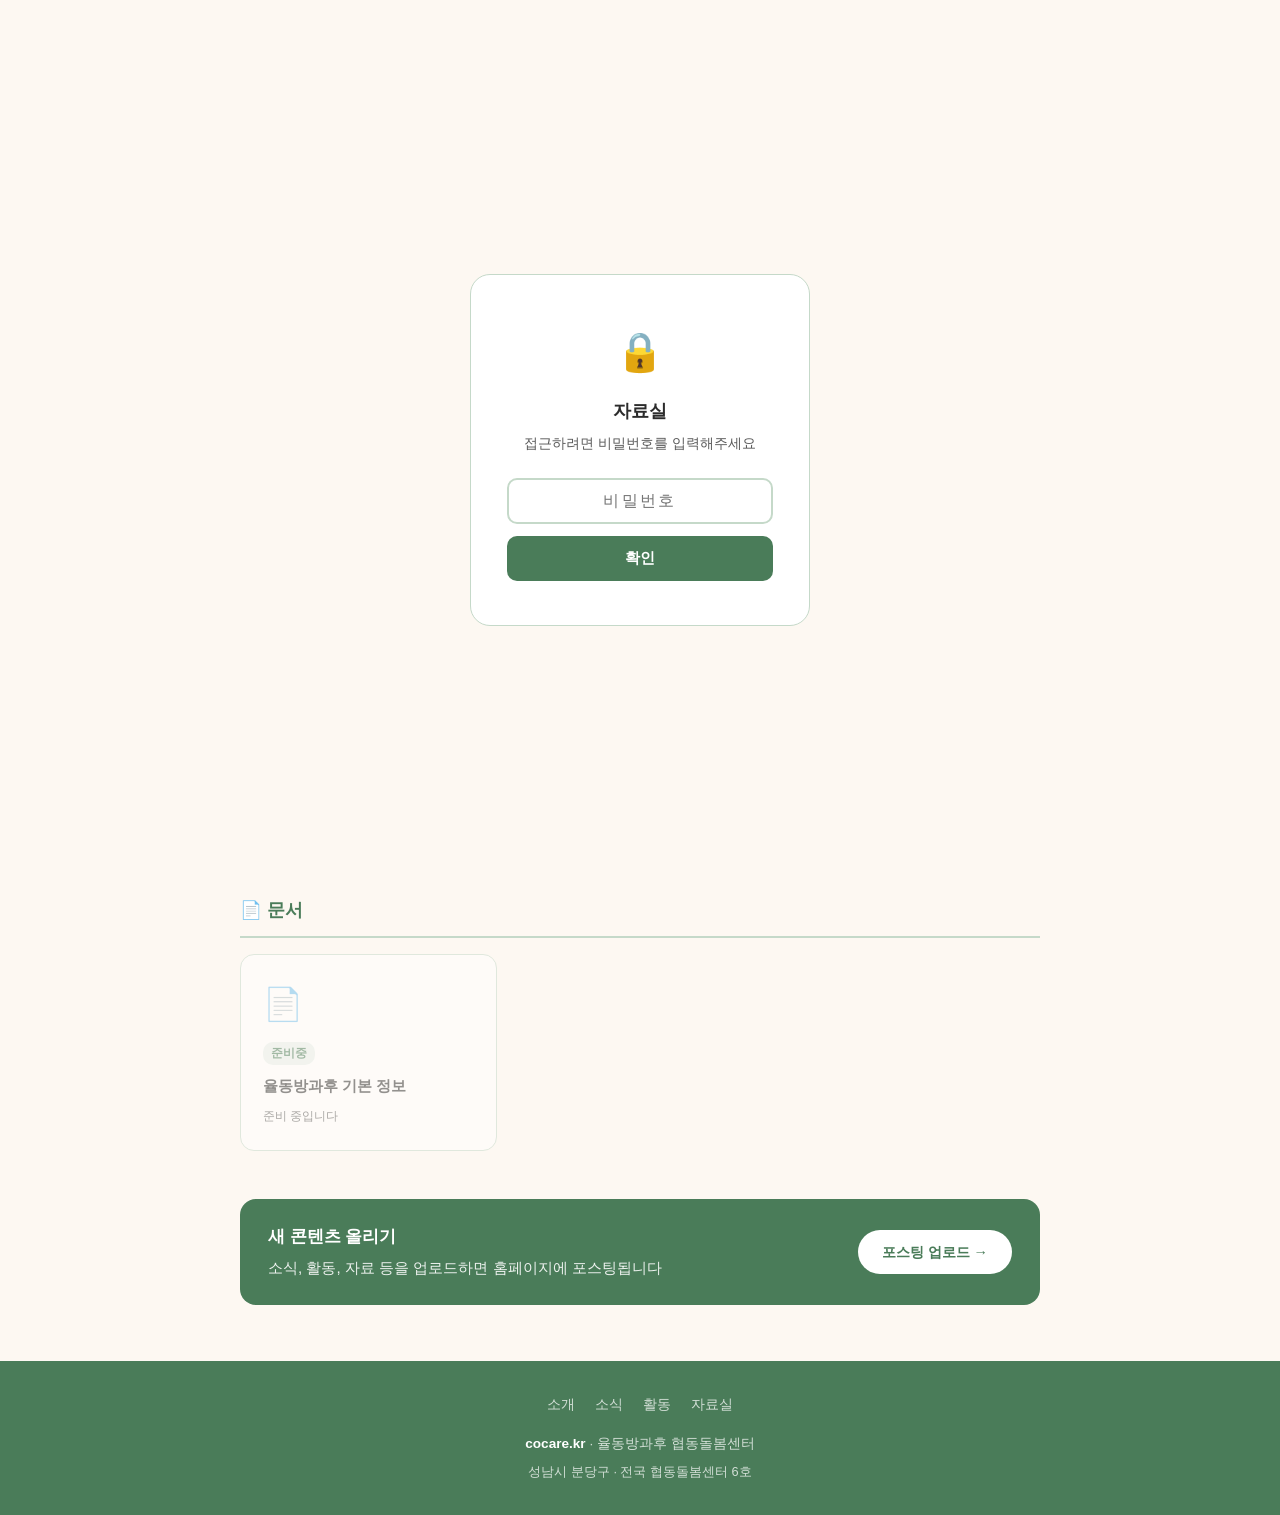
<file: resources.html>
<!DOCTYPE html>
<html lang="ko">
<head>
  <meta charset="UTF-8">
  <meta name="viewport" content="width=device-width, initial-scale=1.0">
  <title>자료실 — cocare.kr</title>
  <link rel="stylesheet" href="style.css">
  <style>
    .resource-section { margin-bottom: 48px; }
    .resource-section h3 {
      font-size: 1.1rem; font-weight: 700; color: var(--green);
      margin-bottom: 16px; padding-bottom: 10px;
      border-bottom: 2px solid var(--green-mid);
    }
    .resource-grid {
      display: grid;
      grid-template-columns: repeat(auto-fill, minmax(220px, 1fr));
      gap: 14px;
    }
    .resource-card {
      background: white; border-radius: 14px; padding: 22px;
      border: 1px solid var(--green-mid); text-decoration: none;
      color: var(--text); display: flex; flex-direction: column; gap: 10px;
      transition: border-color 0.2s, transform 0.2s;
    }
    .resource-card:hover { border-color: var(--green); transform: translateY(-2px); }
    .resource-card .file-icon { font-size: 2rem; }
    .resource-card .file-name { font-size: 0.95rem; font-weight: 600; line-height: 1.4; }
    .resource-card .file-meta { font-size: 0.78rem; color: var(--text-soft); }
    .resource-card .file-tag {
      font-size: 0.72rem; background: var(--green-light); color: var(--green);
      padding: 2px 8px; border-radius: 10px; font-weight: 600; width: fit-content;
    }
    .posting-banner {
      background: var(--green); color: white;
      border-radius: 16px; padding: 24px 28px;
      display: flex; align-items: center; justify-content: space-between;
      gap: 16px; margin-top: 48px; flex-wrap: wrap;
    }
    .posting-banner p { font-size: 0.95rem; opacity: 0.9; margin-top: 4px; }
    .posting-banner h3 { font-size: 1.05rem; font-weight: 700; }
    .posting-btn {
      background: white; color: var(--green); padding: 10px 24px;
      border-radius: 24px; font-weight: 700; text-decoration: none;
      font-size: 0.9rem; white-space: nowrap; flex-shrink: 0;
    }
  </style>
</head>
<body>

<!-- 잠금 화면 -->
<div id="lock-screen" style="position:fixed;inset:0;background:#fdf8f2;z-index:900;display:flex;align-items:center;justify-content:center;">
  <div style="background:white;border-radius:20px;padding:44px 36px;text-align:center;border:1px solid #c5d9c9;max-width:340px;width:90%;">
    <div style="font-size:2.4rem;margin-bottom:14px;">🔒</div>
    <h2 style="font-size:1.15rem;margin-bottom:8px;">자료실</h2>
    <p style="font-size:0.88rem;color:#5a5a5a;margin-bottom:22px;">접근하려면 비밀번호를 입력해주세요</p>
    <input type="password" id="lock-pw" placeholder="비밀번호" maxlength="10"
      style="width:100%;padding:12px 16px;border:2px solid #c5d9c9;border-radius:10px;font-size:1rem;text-align:center;letter-spacing:0.15em;outline:none;margin-bottom:12px;font-family:inherit;"
      onkeydown="if(event.key==='Enter') checkLock()">
    <button onclick="checkLock()"
      style="width:100%;padding:12px;background:#4a7c59;color:white;border:none;border-radius:10px;font-size:0.95rem;font-weight:700;cursor:pointer;">확인</button>
    <div id="lock-error" style="font-size:0.82rem;color:#c0392b;margin-top:8px;display:none;">비밀번호가 틀렸습니다</div>
  </div>
</div>

<script>
  (function() {
    if (sessionStorage.getItem('cocare_resources') === 'ok') {
      document.getElementById('lock-screen').style.display = 'none';
    }
  })();
  function checkLock() {
    if (document.getElementById('lock-pw').value === '2426') {
      sessionStorage.setItem('cocare_resources', 'ok');
      document.getElementById('lock-screen').style.display = 'none';
    } else {
      document.getElementById('lock-error').style.display = 'block';
      document.getElementById('lock-pw').value = '';
    }
  }
</script>

<nav>
  <a href="index.html" class="nav-logo">cocare.kr</a>
  <ul class="nav-links">
    <li><a href="index.html">소개</a></li>
    <li><a href="news.html">소식</a></li>
    <li><a href="activities.html">활동</a></li>
    <li><a href="resources.html" class="active">자료실</a></li>
    <li><a href="index.html#recruit">조합원 모집</a></li>
  </ul>
</nav>

<div class="page-header">
  <div class="container">
    <div class="section-label">Resources</div>
    <h1>자료실</h1>
  </div>
</div>

<section>
  <div class="container">

    <!-- 홍보물 -->
    <div class="resource-section">
      <h3>🖼️ 홍보물</h3>
      <div class="resource-grid">
        <a href="files/홍보물/poster.html" target="_blank" class="resource-card">
          <div class="file-icon">🖼️</div>
          <div class="file-tag">HTML 포스터</div>
          <div class="file-name">신입 조합원 모집 포스터</div>
          <div class="file-meta">2026.04 · 최신본</div>
        </a>
        <a href="files/홍보물/poster_v1.html" target="_blank" class="resource-card">
          <div class="file-icon">🖼️</div>
          <div class="file-tag">HTML 포스터</div>
          <div class="file-name">모집 포스터 v1</div>
          <div class="file-meta">신입조합원 모집 버전</div>
        </a>
        <a href="files/홍보물/poster_v2.html" target="_blank" class="resource-card">
          <div class="file-icon">🖼️</div>
          <div class="file-tag">HTML 포스터</div>
          <div class="file-name">창의교육 포스터 v2</div>
          <div class="file-meta">창의교육 텍스트 버전</div>
        </a>
      </div>
    </div>

    <!-- 소개 자료 -->
    <div class="resource-section">
      <h3>📊 소개 자료</h3>
      <div class="resource-grid">
        <div class="resource-card" style="opacity:0.5;cursor:default;">
          <div class="file-icon">📊</div>
          <div class="file-tag">준비중</div>
          <div class="file-name">율동방과후 소개 PPT</div>
          <div class="file-meta">준비 중입니다</div>
        </div>
      </div>
    </div>

    <!-- 문서 -->
    <div class="resource-section">
      <h3>📄 문서</h3>
      <div class="resource-grid">
        <div class="resource-card" style="opacity:0.5;cursor:default;">
          <div class="file-icon">📄</div>
          <div class="file-tag">준비중</div>
          <div class="file-name">율동방과후 기본 정보</div>
          <div class="file-meta">준비 중입니다</div>
        </div>
      </div>
    </div>

    <!-- 포스팅 배너 -->
    <div class="posting-banner">
      <div>
        <h3>새 콘텐츠 올리기</h3>
        <p>소식, 활동, 자료 등을 업로드하면 홈페이지에 포스팅됩니다</p>
      </div>
      <a href="posting.html" class="posting-btn">포스팅 업로드 →</a>
    </div>

  </div>
</section>

<footer>
  <ul class="footer-links">
    <li><a href="index.html">소개</a></li>
    <li><a href="news.html">소식</a></li>
    <li><a href="activities.html">활동</a></li>
    <li><a href="resources.html">자료실</a></li>
  </ul>
  <strong>cocare.kr</strong> · 율동방과후 협동돌봄센터<br>
  <span style="font-size:0.8rem;margin-top:6px;display:block;">성남시 분당구 · 전국 협동돌봄센터 6호</span>
</footer>

<script src="admin.js"></script>
</body>
</html>
</file>
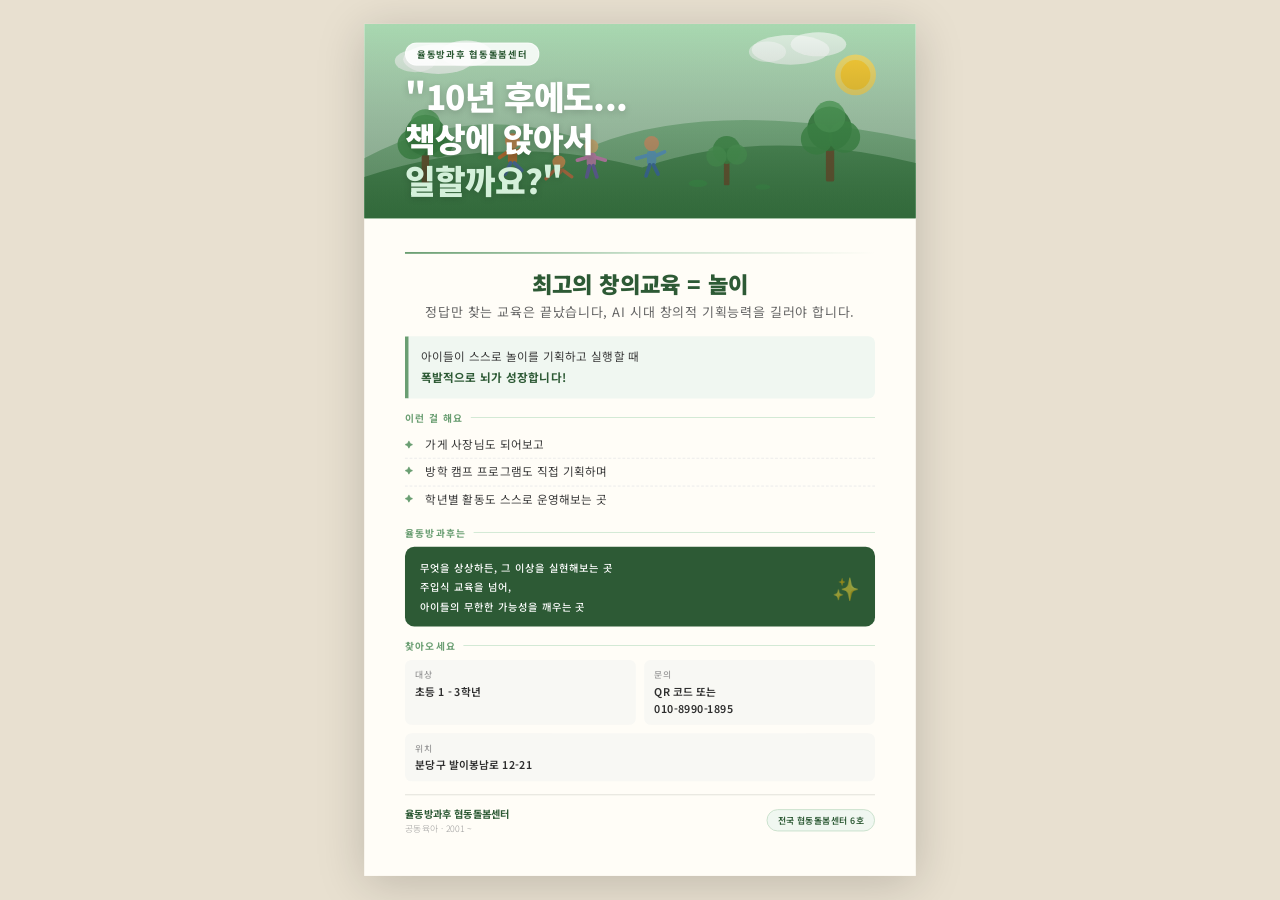
<file: files/홍보물/poster.html>
<!DOCTYPE html>
<html lang="ko">
<head>
  <meta charset="UTF-8">
  <meta name="viewport" content="width=device-width, initial-scale=1.0">
  <title>율동방과후 신입 조합원 모집</title>
  <style>
    @import url('https://fonts.googleapis.com/css2?family=Noto+Sans+KR:wght@300;400;500;700;900&display=swap');

    * { margin: 0; padding: 0; box-sizing: border-box; }

    html, body {
      width: 100%;
      height: 100%;
    }

    body {
      font-family: 'Noto Sans KR', sans-serif;
      background: #e8e0d0;
      width: 100vw;
      height: 100vh;
      overflow: hidden;
    }

    .scale-wrapper {
      position: fixed;
      top: 50%;
      left: 50%;
      transform-origin: center center;
    }

    .poster {
      width: 595px;
      background: #fffdf7;
      position: relative;
      overflow: visible;
      box-shadow: 0 8px 48px rgba(0,0,0,0.18);
    }

    /* ── 상단 일러스트 히어로 영역 ── */
    .poster-hero {
      width: 100%;
      height: 210px;
      position: relative;
      overflow: hidden;
    }
    .poster-hero svg {
      display: block;
      width: 100%;
      height: 100%;
    }
    .hero-overlay {
      position: absolute;
      inset: 0;
      display: flex;
      flex-direction: column;
      justify-content: center;
      padding: 28px 44px;
    }

    /* ── 본문 영역 ── */
    .content {
      padding: 22px 44px 44px;
      display: flex;
      flex-direction: column;
    }

    /* 태그 */
    .tag {
      display: inline-block;
      background: rgba(255,255,255,0.85);
      color: #2d5a35;
      font-size: 10px;
      font-weight: 700;
      letter-spacing: 0.14em;
      padding: 4px 12px;
      border-radius: 20px;
      margin-bottom: 10px;
      width: fit-content;
      border: 1px solid rgba(255,255,255,0.6);
    }

    /* 헤드라인 */
    .headline p {
      font-size: 36px;
      font-weight: 900;
      color: #fff;
      line-height: 1.25;
      letter-spacing: -0.02em;
      text-shadow: 0 2px 8px rgba(0,0,0,0.18);
    }
    .headline p.accent {
      color: #d4f0da;
    }

    /* 구분선 */
    .divider {
      width: 100%;
      height: 1.5px;
      background: linear-gradient(to right, #6a9e72, #c8e0cb, transparent);
      margin: 14px 0;
    }

    /* 메인 타이틀 */
    .main-title { text-align: center; margin-bottom: 4px; }
    .main-title h1 {
      font-size: 24px;
      font-weight: 900;
      color: #2d5a35;
    }
    .main-title h2 {
      font-size: 14px;
      font-weight: 400;
      color: #666;
      margin-top: 3px;
      letter-spacing: 0.05em;
    }

    /* 소개 문구 */
    .intro {
      background: #f0f7f1;
      border-left: 4px solid #6a9e72;
      padding: 11px 13px;
      margin: 13px 0;
      border-radius: 0 7px 7px 0;
    }
    .intro p {
      font-size: 12.5px;
      color: #3a3a3a;
      line-height: 1.8;
    }
    .intro p strong { color: #2d5a35; font-weight: 700; }

    /* 섹션 타이틀 */
    .section-title {
      font-size: 10.5px;
      font-weight: 700;
      color: #6a9e72;
      letter-spacing: 0.1em;
      margin-bottom: 8px;
      display: flex;
      align-items: center;
      gap: 8px;
    }
    .section-title::after {
      content: '';
      flex: 1;
      height: 1px;
      background: #d0e8d3;
    }

    /* 특징 리스트 */
    .feature-list { list-style: none; margin-bottom: 13px; }
    .feature-list li {
      font-size: 12.5px;
      color: #3a3a3a;
      line-height: 1.5;
      padding: 5px 0 5px 22px;
      position: relative;
      border-bottom: 1px dashed #ebebeb;
    }
    .feature-list li:last-child { border-bottom: none; }
    .feature-list li::before {
      content: '✦';
      position: absolute;
      left: 0;
      color: #6a9e72;
      font-size: 9px;
      top: 7px;
    }

    /* 모집 대상 박스 */
    .target-box {
      background: #2d5a35;
      color: white;
      border-radius: 10px;
      padding: 12px 16px;
      margin-bottom: 13px;
      display: flex;
      align-items: center;
      justify-content: space-between;
    }
    .target-box .label { font-size: 10px; font-weight: 500; opacity: 0.75; letter-spacing: 0.08em; }
    .target-box .value { font-size: 14px; font-weight: 700; margin-top: 2px; }

    /* 정보 그리드 */
    .info-grid {
      display: grid;
      grid-template-columns: 1fr 1fr;
      gap: 9px;
      margin-bottom: 14px;
    }
    .info-item {
      background: #f8f8f4;
      border-radius: 7px;
      padding: 9px 11px;
    }
    .info-item .info-label {
      font-size: 9.5px;
      color: #999;
      font-weight: 500;
      letter-spacing: 0.08em;
      margin-bottom: 3px;
    }
    .info-item .info-value {
      font-size: 11.5px;
      color: #2d2d2d;
      font-weight: 600;
      line-height: 1.5;
    }

    /* 하단 바 */
    .bottom-bar {
      border-top: 1px solid #e0e0d8;
      padding-top: 11px;
      display: flex;
      align-items: center;
      justify-content: space-between;
    }
    .bottom-bar .brand { font-size: 11px; font-weight: 700; color: #2d5a35; }
    .bottom-bar .brand span {
      font-weight: 300;
      color: #999;
      font-size: 9.5px;
      display: block;
      margin-top: 2px;
    }
    .bottom-bar .badge {
      background: #f0f7f1;
      border: 1px solid #c8e0cb;
      border-radius: 20px;
      padding: 4px 11px;
      font-size: 9.5px;
      color: #2d5a35;
      font-weight: 600;
    }

    @media print {
      body { background: white; }
      .poster { box-shadow: none; }
    }
  </style>
</head>
<body>
  <div class="scale-wrapper" id="scaleWrapper">
    <div class="poster">

      <!-- 상단 일러스트 히어로 -->
      <div class="poster-hero">
        <svg viewBox="0 0 595 210" xmlns="http://www.w3.org/2000/svg" preserveAspectRatio="xMidYMid slice">
          <!-- 하늘 배경 -->
          <defs>
            <linearGradient id="sky" x1="0" y1="0" x2="0" y2="1">
              <stop offset="0%" stop-color="#a8d8b0"/>
              <stop offset="100%" stop-color="#d4f0da"/>
            </linearGradient>
            <linearGradient id="hill1" x1="0" y1="0" x2="0" y2="1">
              <stop offset="0%" stop-color="#5a9e65"/>
              <stop offset="100%" stop-color="#4a8e55"/>
            </linearGradient>
            <linearGradient id="hill2" x1="0" y1="0" x2="0" y2="1">
              <stop offset="0%" stop-color="#6ab076"/>
              <stop offset="100%" stop-color="#5a9e65"/>
            </linearGradient>
          </defs>

          <!-- 하늘 -->
          <rect width="595" height="210" fill="url(#sky)"/>

          <!-- 구름들 -->
          <ellipse cx="80" cy="38" rx="38" ry="16" fill="white" opacity="0.7"/>
          <ellipse cx="110" cy="32" rx="28" ry="14" fill="white" opacity="0.7"/>
          <ellipse cx="55" cy="40" rx="22" ry="12" fill="white" opacity="0.6"/>

          <ellipse cx="460" cy="28" rx="42" ry="16" fill="white" opacity="0.6"/>
          <ellipse cx="490" cy="22" rx="30" ry="13" fill="white" opacity="0.6"/>
          <ellipse cx="435" cy="30" rx="20" ry="11" fill="white" opacity="0.5"/>

          <!-- 태양 -->
          <circle cx="530" cy="55" r="22" fill="#ffe066" opacity="0.85"/>
          <circle cx="530" cy="55" r="16" fill="#ffd033" opacity="0.9"/>

          <!-- 뒷 언덕 -->
          <path d="M0 145 Q120 80 250 130 Q380 80 595 125 L595 210 L0 210 Z" fill="url(#hill2)" opacity="0.6"/>

          <!-- 앞 언덕 -->
          <path d="M0 165 Q150 115 300 155 Q430 110 595 150 L595 210 L0 210 Z" fill="url(#hill1)"/>

          <!-- 왼쪽 나무 -->
          <!-- 나무 기둥 -->
          <rect x="62" y="138" width="8" height="35" fill="#7a5c3a" rx="2"/>
          <!-- 나무 잎 -->
          <circle cx="66" cy="120" r="22" fill="#3d8b47" opacity="0.9"/>
          <circle cx="52" cy="130" r="16" fill="#4a9e55" opacity="0.85"/>
          <circle cx="80" cy="128" r="16" fill="#4a9e55" opacity="0.85"/>
          <circle cx="66" cy="108" r="16" fill="#5aae65" opacity="0.8"/>

          <!-- 오른쪽 나무 -->
          <rect x="498" y="132" width="9" height="38" fill="#7a5c3a" rx="2"/>
          <circle cx="502" cy="113" r="24" fill="#3d8b47" opacity="0.9"/>
          <circle cx="488" cy="124" r="17" fill="#4a9e55" opacity="0.85"/>
          <circle cx="518" cy="122" r="17" fill="#4a9e55" opacity="0.85"/>
          <circle cx="502" cy="100" r="17" fill="#5aae65" opacity="0.8"/>

          <!-- 중간 작은 나무 -->
          <rect x="388" y="148" width="6" height="26" fill="#7a5c3a" rx="1"/>
          <circle cx="391" cy="136" r="15" fill="#4a9e55" opacity="0.85"/>
          <circle cx="380" cy="143" r="11" fill="#5aae65" opacity="0.8"/>
          <circle cx="402" cy="141" r="11" fill="#5aae65" opacity="0.8"/>

          <!-- 아이들 실루엣 -->
          <!-- 아이1 (달리는) -->
          <g transform="translate(160, 148)">
            <circle cx="0" cy="-22" r="8" fill="#f4a261" opacity="0.95"/>
            <rect x="-5" y="-14" width="10" height="16" rx="3" fill="#e07b39" opacity="0.9"/>
            <!-- 팔 -->
            <line x1="-5" y1="-10" x2="-14" y2="-4" stroke="#e07b39" stroke-width="4" stroke-linecap="round"/>
            <line x1="5" y1="-10" x2="13" y2="-16" stroke="#e07b39" stroke-width="4" stroke-linecap="round"/>
            <!-- 다리 -->
            <line x1="-2" y1="2" x2="-8" y2="14" stroke="#5a7abf" stroke-width="4" stroke-linecap="round"/>
            <line x1="2" y1="2" x2="10" y2="10" stroke="#5a7abf" stroke-width="4" stroke-linecap="round"/>
          </g>

          <!-- 아이2 (손잡은) -->
          <g transform="translate(245, 152)">
            <circle cx="0" cy="-20" r="7.5" fill="#f4c88a" opacity="0.95"/>
            <rect x="-5" y="-13" width="10" height="14" rx="3" fill="#e88fcf" opacity="0.9"/>
            <line x1="-5" y1="-8" x2="-15" y2="-5" stroke="#e88fcf" stroke-width="4" stroke-linecap="round"/>
            <line x1="5" y1="-8" x2="15" y2="-5" stroke="#e88fcf" stroke-width="4" stroke-linecap="round"/>
            <line x1="-2" y1="1" x2="-5" y2="13" stroke="#7a6abf" stroke-width="4" stroke-linecap="round"/>
            <line x1="2" y1="1" x2="6" y2="13" stroke="#7a6abf" stroke-width="4" stroke-linecap="round"/>
          </g>

          <!-- 아이3 -->
          <g transform="translate(310, 150)">
            <circle cx="0" cy="-21" r="8" fill="#e8a87c" opacity="0.95"/>
            <rect x="-5" y="-13" width="10" height="15" rx="3" fill="#6aabe0" opacity="0.9"/>
            <line x1="-5" y1="-8" x2="-16" y2="-5" stroke="#6aabe0" stroke-width="4" stroke-linecap="round"/>
            <line x1="5" y1="-8" x2="14" y2="-12" stroke="#6aabe0" stroke-width="4" stroke-linecap="round"/>
            <line x1="-2" y1="2" x2="-6" y2="14" stroke="#4a7abf" stroke-width="4" stroke-linecap="round"/>
            <line x1="2" y1="2" x2="7" y2="12" stroke="#4a7abf" stroke-width="4" stroke-linecap="round"/>
          </g>

          <!-- 아이4 (앉아서 놀기) -->
          <g transform="translate(210, 165)">
            <circle cx="0" cy="-16" r="7" fill="#f4a261" opacity="0.95"/>
            <path d="M-6,-9 Q0,5 6,-9" fill="#e07b50" opacity="0.9"/>
            <line x1="-6" y1="-6" x2="-14" y2="2" stroke="#e07b50" stroke-width="3.5" stroke-linecap="round"/>
            <line x1="6" y1="-6" x2="14" y2="0" stroke="#e07b50" stroke-width="3.5" stroke-linecap="round"/>
          </g>

          <!-- 풀잎들 -->
          <ellipse cx="140" cy="175" rx="12" ry="5" fill="#4aae5a" opacity="0.6"/>
          <ellipse cx="360" cy="172" rx="10" ry="4" fill="#4aae5a" opacity="0.6"/>
          <ellipse cx="430" cy="176" rx="8" ry="3" fill="#4aae5a" opacity="0.5"/>

          <!-- 하단 어두운 그라데이션 (텍스트 가독성) -->
          <defs>
            <linearGradient id="fadeBottom" x1="0" y1="0" x2="0" y2="1">
              <stop offset="0%" stop-color="transparent"/>
              <stop offset="100%" stop-color="rgba(20,60,25,0.45)"/>
            </linearGradient>
          </defs>
          <rect width="595" height="210" fill="url(#fadeBottom)"/>
        </svg>

        <!-- 헤드라인 오버레이 -->
        <div class="hero-overlay">
          <div class="tag">율동방과후 협동돌봄센터</div>
          <div class="headline">
            <p>"10년 후에도...</p>
            <p>책상에 앉아서</p>
            <p class="accent">일할까요?"</p>
          </div>
        </div>
      </div>

      <!-- 본문 -->
      <div class="content">

        <div class="divider"></div>

        <div class="main-title">
          <h1>최고의 창의교육 = 놀이</h1>
          <h2>정답만 찾는 교육은 끝났습니다, AI 시대 창의적 기획능력을 길러야 합니다.</h2>
        </div>

        <div class="intro">
          <p>
            아이들이 스스로 놀이를 기획하고 실행할 때<br>
            <strong>폭발적으로 뇌가 성장합니다!</strong>
          </p>
        </div>

        <div class="section-title">이런 걸 해요</div>
        <ul class="feature-list">
          <li>가게 사장님도 되어보고</li>
          <li>방학 캠프 프로그램도 직접 기획하며</li>
          <li>학년별 활동도 스스로 운영해보는 곳</li>
        </ul>

        <div class="section-title">율동방과후는</div>
        <div class="target-box">
          <div>
            <div class="label" style="font-size:11px; line-height:1.9; opacity:1;">
              무엇을 상상하든, 그 이상을 실현해보는 곳<br>
              주입식 교육을 넘어,<br>
              아이들의 무한한 가능성을 깨우는 곳
            </div>
          </div>
          <div style="font-size: 24px; opacity: 0.5;">✨</div>
        </div>

        <div class="section-title">찾아오세요</div>
        <div class="info-grid">
          <div class="info-item">
            <div class="info-label">대상</div>
            <div class="info-value">초등 1 - 3학년</div>
          </div>
          <div class="info-item">
            <div class="info-label">문의</div>
            <div class="info-value">QR 코드 또는<br>010-8990-1895</div>
          </div>
          <div class="info-item" style="grid-column: 1 / -1;">
            <div class="info-label">위치</div>
            <div class="info-value">분당구 발이봉남로 12-21</div>
          </div>
        </div>

        <div class="bottom-bar">
          <div class="brand">
            율동방과후 협동돌봄센터
            <span>공동육아 · 2001 ~</span>
          </div>
          <div class="badge">전국 협동돌봄센터 6호</div>
        </div>

      </div>
    </div>
  </div>

  <script>
    const POSTER_W = 595;

    function scalePoster() {
      const vw = window.innerWidth;
      const vh = window.innerHeight;
      const padding = 24;

      const poster = document.querySelector('.poster');
      const actualH = poster.offsetHeight;

      const scaleX = (vw - padding * 2) / POSTER_W;
      const scaleY = (vh - padding * 2) / actualH;
      const scale = Math.min(scaleX, scaleY);

      const wrapper = document.getElementById('scaleWrapper');
      wrapper.style.transform = `translate(-50%, -50%) scale(${scale})`;
    }

    document.fonts.ready.then(() => scalePoster());
    window.addEventListener('resize', scalePoster);
  </script>
</body>
</html>
</file>
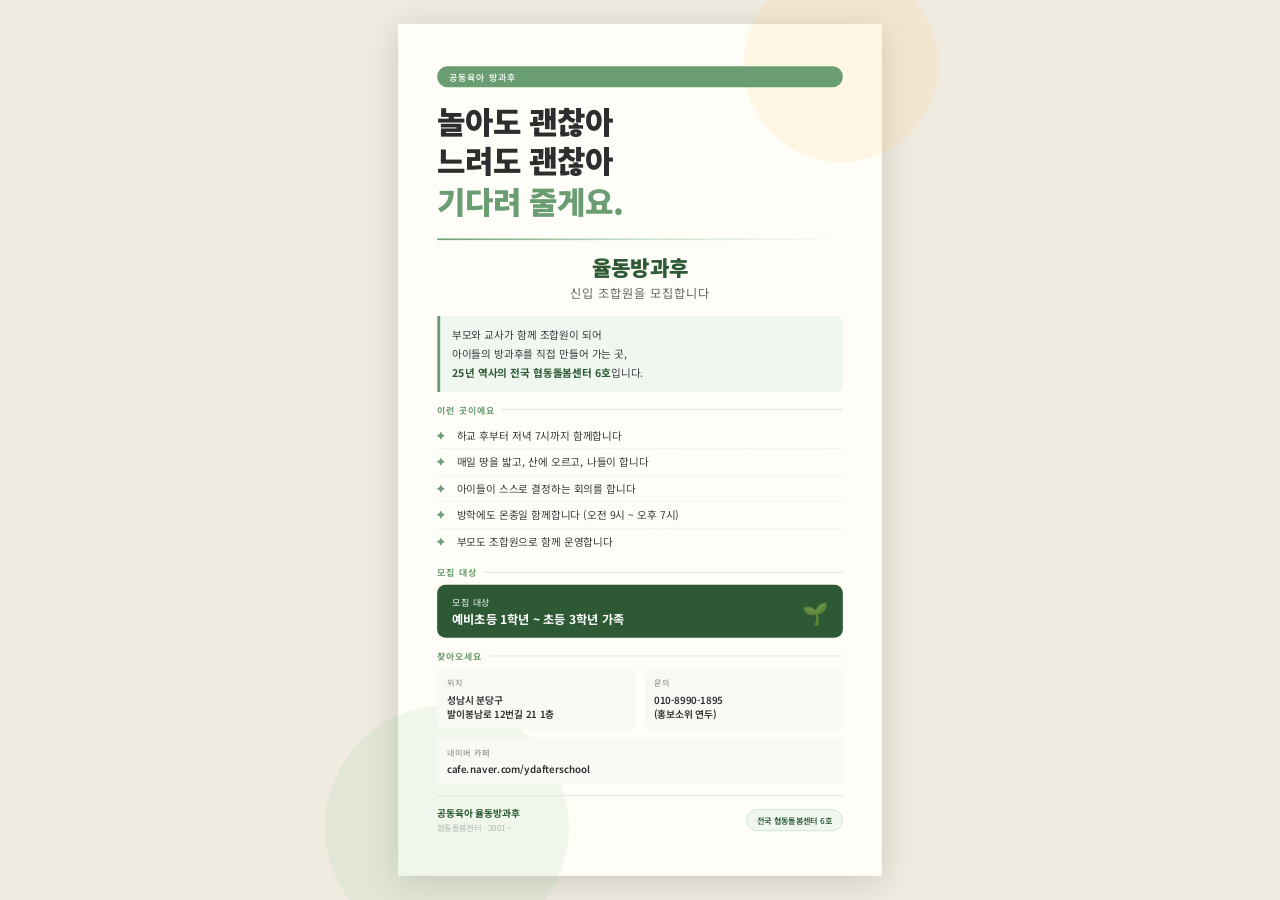
<file: files/홍보물/poster_v1.html>
<!DOCTYPE html>
<html lang="ko">
<head>
  <meta charset="UTF-8">
  <meta name="viewport" content="width=device-width, initial-scale=1.0">
  <title>율동방과후 신입 조합원 모집</title>
  <style>
    @import url('https://fonts.googleapis.com/css2?family=Noto+Sans+KR:wght@300;400;500;700;900&display=swap');

    * { margin: 0; padding: 0; box-sizing: border-box; }

    html, body {
      width: 100%;
      height: 100%;
    }

    body {
      font-family: 'Noto Sans KR', sans-serif;
      background: #f0ebe0;
      width: 100vw;
      height: 100vh;
      overflow: hidden;
    }

    /* 스케일 컨테이너 — 중앙 고정 */
    .scale-wrapper {
      position: fixed;
      top: 50%;
      left: 50%;
      transform-origin: center center;
      /* JS에서 translate + scale 적용 */
    }

    /* 고정 너비, 높이는 내용에 맞게 자동 */
    .poster {
      width: 595px;
      background: #fffdf7;
      padding: 52px 48px;
      position: relative;
      overflow: visible;
      box-shadow: 0 6px 40px rgba(0,0,0,0.15);
    }

    .poster::before {
      content: '';
      position: absolute;
      top: -70px; right: -70px;
      width: 240px; height: 240px;
      border-radius: 50%;
      background: rgba(255, 200, 100, 0.13);
      z-index: 0;
    }
    .poster::after {
      content: '';
      position: absolute;
      bottom: -90px; left: -90px;
      width: 300px; height: 300px;
      border-radius: 50%;
      background: rgba(120, 190, 140, 0.11);
      z-index: 0;
    }

    .content { position: relative; z-index: 1; display: flex; flex-direction: column; }

    .tag {
      display: inline-block;
      background: #6a9e72;
      color: white;
      font-size: 11px;
      font-weight: 500;
      letter-spacing: 0.12em;
      padding: 5px 14px;
      border-radius: 20px;
      margin-bottom: 16px;
    }

    .headline { margin-bottom: 8px; }
    .headline p {
      font-size: 38px;
      font-weight: 900;
      color: #2d2d2d;
      line-height: 1.3;
      letter-spacing: -0.02em;
    }
    .headline p.accent { color: #6a9e72; }

    .divider {
      width: 100%;
      height: 1.5px;
      background: linear-gradient(to right, #6a9e72, #c8e0cb, transparent);
      margin: 14px 0;
    }

    .main-title { text-align: center; margin-bottom: 4px; }
    .main-title h1 {
      font-size: 26px;
      font-weight: 900;
      color: #2d5a35;
      letter-spacing: -0.01em;
    }
    .main-title h2 {
      font-size: 15px;
      font-weight: 400;
      color: #666;
      margin-top: 3px;
      letter-spacing: 0.05em;
    }

    .intro {
      background: #f0f7f1;
      border-left: 4px solid #6a9e72;
      padding: 12px 14px;
      margin: 14px 0;
      border-radius: 0 8px 8px 0;
    }
    .intro p {
      font-size: 13px;
      color: #3a3a3a;
      line-height: 1.8;
    }
    .intro p strong { color: #2d5a35; font-weight: 700; }

    .section-title {
      font-size: 11px;
      font-weight: 700;
      color: #6a9e72;
      letter-spacing: 0.1em;
      margin-bottom: 8px;
      display: flex;
      align-items: center;
      gap: 8px;
    }
    .section-title::after {
      content: '';
      flex: 1;
      height: 1px;
      background: #d0e8d3;
    }

    .feature-list { list-style: none; margin-bottom: 14px; }
    .feature-list li {
      font-size: 13px;
      color: #3a3a3a;
      line-height: 1.5;
      padding: 6px 0 6px 24px;
      position: relative;
      border-bottom: 1px dashed #ebebeb;
    }
    .feature-list li:last-child { border-bottom: none; }
    .feature-list li::before {
      content: '✦';
      position: absolute;
      left: 0;
      color: #6a9e72;
      font-size: 10px;
      top: 8px;
    }

    .target-box {
      background: #2d5a35;
      color: white;
      border-radius: 10px;
      padding: 13px 18px;
      margin-bottom: 14px;
      display: flex;
      align-items: center;
      justify-content: space-between;
    }
    .target-box .label { font-size: 11px; font-weight: 500; opacity: 0.75; letter-spacing: 0.08em; }
    .target-box .value { font-size: 15px; font-weight: 700; letter-spacing: -0.01em; margin-top: 2px; }

    .info-grid {
      display: grid;
      grid-template-columns: 1fr 1fr;
      gap: 10px;
      margin-bottom: 14px;
    }
    .info-item {
      background: #f8f8f4;
      border-radius: 7px;
      padding: 10px 12px;
    }
    .info-item .info-label {
      font-size: 10px;
      color: #999;
      font-weight: 500;
      letter-spacing: 0.08em;
      margin-bottom: 4px;
    }
    .info-item .info-value {
      font-size: 12px;
      color: #2d2d2d;
      font-weight: 600;
      line-height: 1.5;
    }

    .bottom-bar {
      border-top: 1px solid #e0e0d8;
      padding-top: 12px;
      margin-top: auto;
      display: flex;
      align-items: center;
      justify-content: space-between;
    }
    .bottom-bar .brand { font-size: 12px; font-weight: 700; color: #2d5a35; }
    .bottom-bar .brand span {
      font-weight: 300;
      color: #999;
      font-size: 10px;
      display: block;
      margin-top: 2px;
    }
    .bottom-bar .badge {
      background: #f0f7f1;
      border: 1px solid #c8e0cb;
      border-radius: 20px;
      padding: 5px 12px;
      font-size: 10px;
      color: #2d5a35;
      font-weight: 600;
    }

    @media print {
      body { background: white; }
      .poster { box-shadow: none; }
    }
  </style>
</head>
<body>
  <div class="scale-wrapper" id="scaleWrapper">
    <div class="poster">
      <div class="content">

        <div class="tag">공동육아 방과후</div>

        <div class="headline">
          <p>놀아도 괜찮아</p>
          <p>느려도 괜찮아</p>
          <p class="accent">기다려 줄게요.</p>
        </div>

        <div class="divider"></div>

        <div class="main-title">
          <h1>율동방과후</h1>
          <h2>신입 조합원을 모집합니다</h2>
        </div>

        <div class="intro">
          <p>
            부모와 교사가 함께 조합원이 되어<br>
            아이들의 방과후를 직접 만들어 가는 곳,<br>
            <strong>25년 역사의 전국 협동돌봄센터 6호</strong>입니다.
          </p>
        </div>

        <div class="section-title">이런 곳이에요</div>
        <ul class="feature-list">
          <li>하교 후부터 저녁 7시까지 함께합니다</li>
          <li>매일 땅을 밟고, 산에 오르고, 나들이 합니다</li>
          <li>아이들이 스스로 결정하는 회의를 합니다</li>
          <li>방학에도 온종일 함께합니다 (오전 9시 ~ 오후 7시)</li>
          <li>부모도 조합원으로 함께 운영합니다</li>
        </ul>

        <div class="section-title">모집 대상</div>
        <div class="target-box">
          <div>
            <div class="label">모집 대상</div>
            <div class="value">예비초등 1학년 ~ 초등 3학년 가족</div>
          </div>
          <div style="font-size: 26px; opacity: 0.45;">🌱</div>
        </div>

        <div class="section-title">찾아오세요</div>
        <div class="info-grid">
          <div class="info-item">
            <div class="info-label">위치</div>
            <div class="info-value">성남시 분당구<br>발이봉남로 12번길 21 1층</div>
          </div>
          <div class="info-item">
            <div class="info-label">문의</div>
            <div class="info-value">010-8990-1895<br>(홍보소위 연두)</div>
          </div>
          <div class="info-item" style="grid-column: 1 / -1;">
            <div class="info-label">네이버 카페</div>
            <div class="info-value">cafe.naver.com/ydafterschool</div>
          </div>
        </div>

        <div class="bottom-bar">
          <div class="brand">
            공동육아 율동방과후
            <span>협동돌봄센터 · 2001 ~</span>
          </div>
          <div class="badge">전국 협동돌봄센터 6호</div>
        </div>

      </div>
    </div>
  </div>

  <script>
    const POSTER_W = 595;
    const POSTER_H = 842;

    function scalePoster() {
      const vw = window.innerWidth;
      const vh = window.innerHeight;
      const padding = 24;

      const poster = document.querySelector('.poster');
      const actualH = poster.offsetHeight; // 실제 렌더링된 높이

      const scaleX = (vw - padding * 2) / POSTER_W;
      const scaleY = (vh - padding * 2) / actualH;
      const scale = Math.min(scaleX, scaleY);

      const wrapper = document.getElementById('scaleWrapper');
      wrapper.style.transform = `translate(-50%, -50%) scale(${scale})`;
    }

    // 폰트 로드 완료 후 정확한 높이로 재계산
    document.fonts.ready.then(() => {
      scalePoster();
    });
    window.addEventListener('resize', scalePoster);
  </script>
</body>
</html>
</file>
<file: style.css>
* { margin: 0; padding: 0; box-sizing: border-box; }

:root {
  --green: #4a7c59;
  --green-light: #e8f0eb;
  --green-mid: #c5d9c9;
  --brown: #7a5c3a;
  --cream: #fdf8f2;
  --text: #2c2c2c;
  --text-soft: #5a5a5a;
}

html { scroll-behavior: smooth; }

body {
  font-family: 'Apple SD Gothic Neo', 'Noto Sans KR', sans-serif;
  color: var(--text);
  background: var(--cream);
  line-height: 1.7;
}

/* NAV */
nav {
  position: sticky;
  top: 0;
  background: white;
  border-bottom: 1px solid var(--green-mid);
  z-index: 100;
  padding: 0 24px;
  display: flex;
  align-items: center;
  justify-content: space-between;
  height: 56px;
}
.nav-logo {
  font-size: 1.1rem;
  font-weight: 700;
  color: var(--green);
  text-decoration: none;
}
.nav-links {
  display: flex;
  gap: 24px;
  list-style: none;
}
.nav-links a {
  text-decoration: none;
  color: var(--text-soft);
  font-size: 0.9rem;
}
.nav-links a:hover, .nav-links a.active { color: var(--green); font-weight: 600; }

/* PAGE HEADER */
.page-header {
  background: var(--green);
  color: white;
  padding: 48px 24px 40px;
}
.page-header .section-label {
  color: rgba(255,255,255,0.7);
  margin-bottom: 10px;
}
.page-header h1 {
  font-size: clamp(1.6rem, 3vw, 2.2rem);
  font-weight: 700;
}

/* SECTIONS */
section { padding: 56px 24px; }
.container { max-width: 800px; margin: 0 auto; }

.section-label {
  font-size: 0.8rem;
  font-weight: 700;
  letter-spacing: 0.12em;
  color: var(--green);
  text-transform: uppercase;
  margin-bottom: 12px;
}
h2 {
  font-size: clamp(1.4rem, 3vw, 1.9rem);
  font-weight: 700;
  margin-bottom: 20px;
  line-height: 1.35;
}
.lead {
  font-size: 1.05rem;
  color: var(--text-soft);
  margin-bottom: 36px;
}

/* CARDS */
.card {
  background: white;
  border-radius: 16px;
  padding: 28px;
  border: 1px solid var(--green-mid);
}
.card + .card { margin-top: 16px; }

/* FOOTER */
footer {
  background: var(--green);
  color: rgba(255,255,255,0.75);
  text-align: center;
  padding: 32px 24px;
  font-size: 0.85rem;
}
footer strong { color: white; }
footer .footer-links {
  display: flex;
  justify-content: center;
  gap: 20px;
  list-style: none;
  margin-bottom: 16px;
}
footer .footer-links a {
  color: rgba(255,255,255,0.75);
  text-decoration: none;
  font-size: 0.85rem;
}
footer .footer-links a:hover { color: white; }

/* RESPONSIVE */
@media (max-width: 600px) {
  .nav-links { display: none; }
}
</file>
